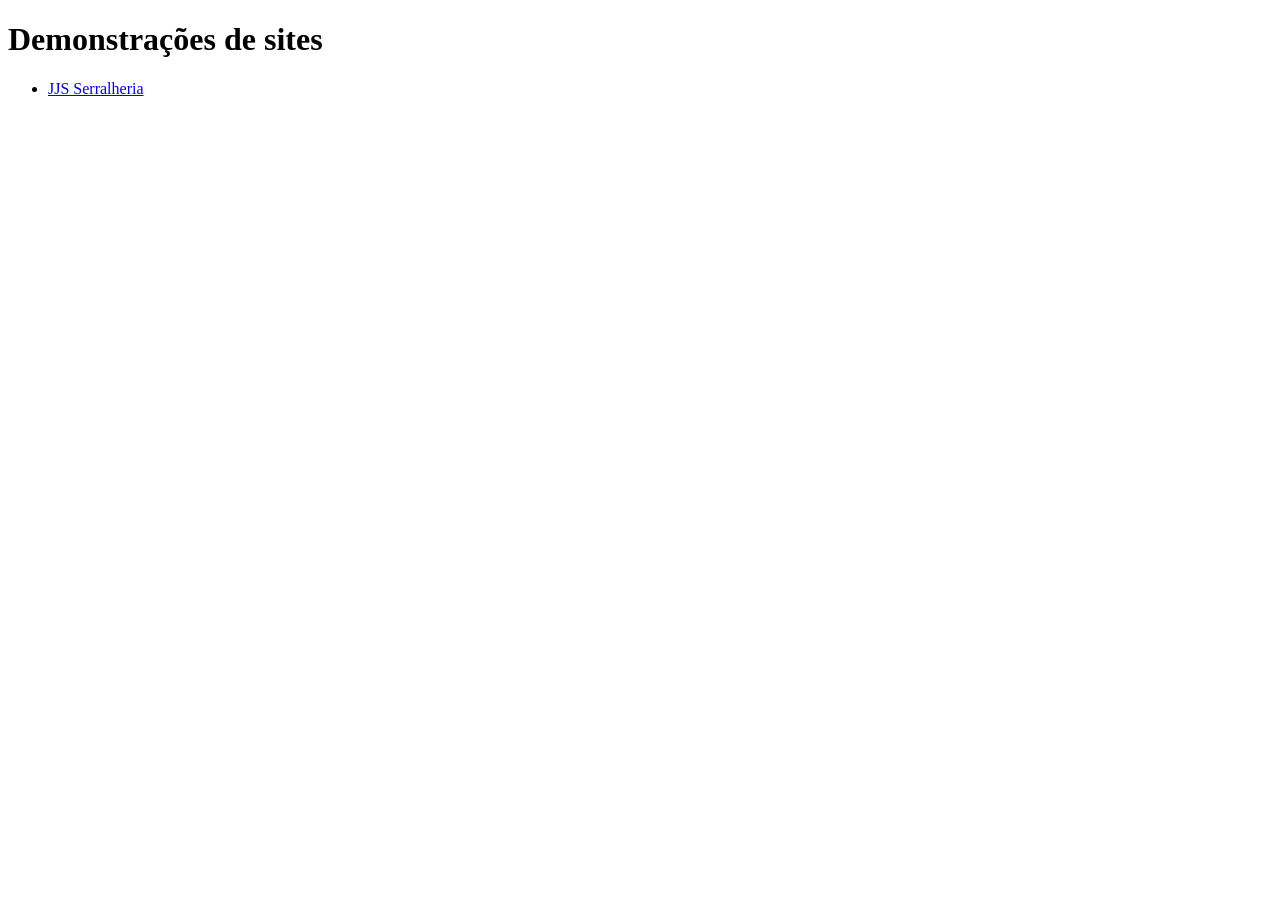
<file: index.html>
<!doctype html>
<html lang="pt-BR">
<meta charset="utf-8">
<meta name="viewport" content="width=device-width, initial-scale=1">
<title>Demonstrações de sites</title>
<main><h1>Demonstrações de sites</h1><ul><li><a href="./jjs/">JJS Serralheria</a></li></ul></main>
</html>
</file>
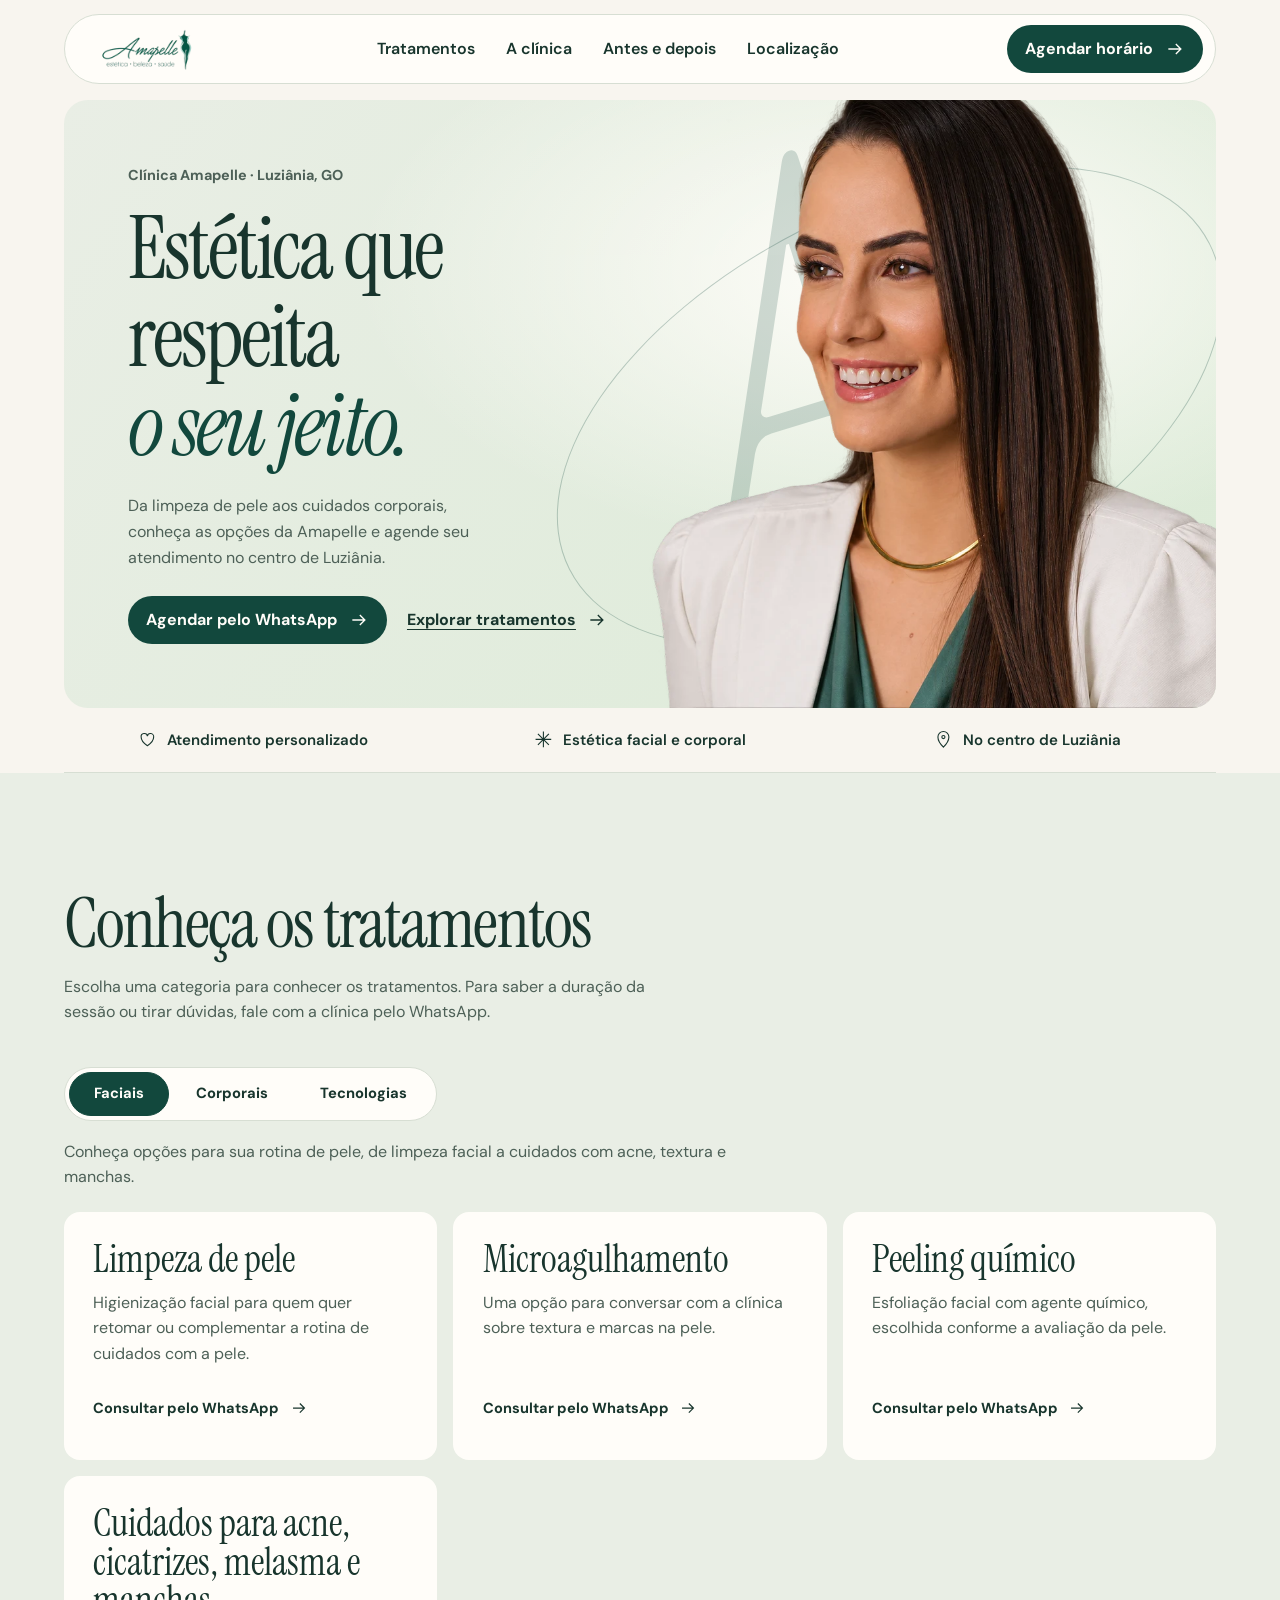
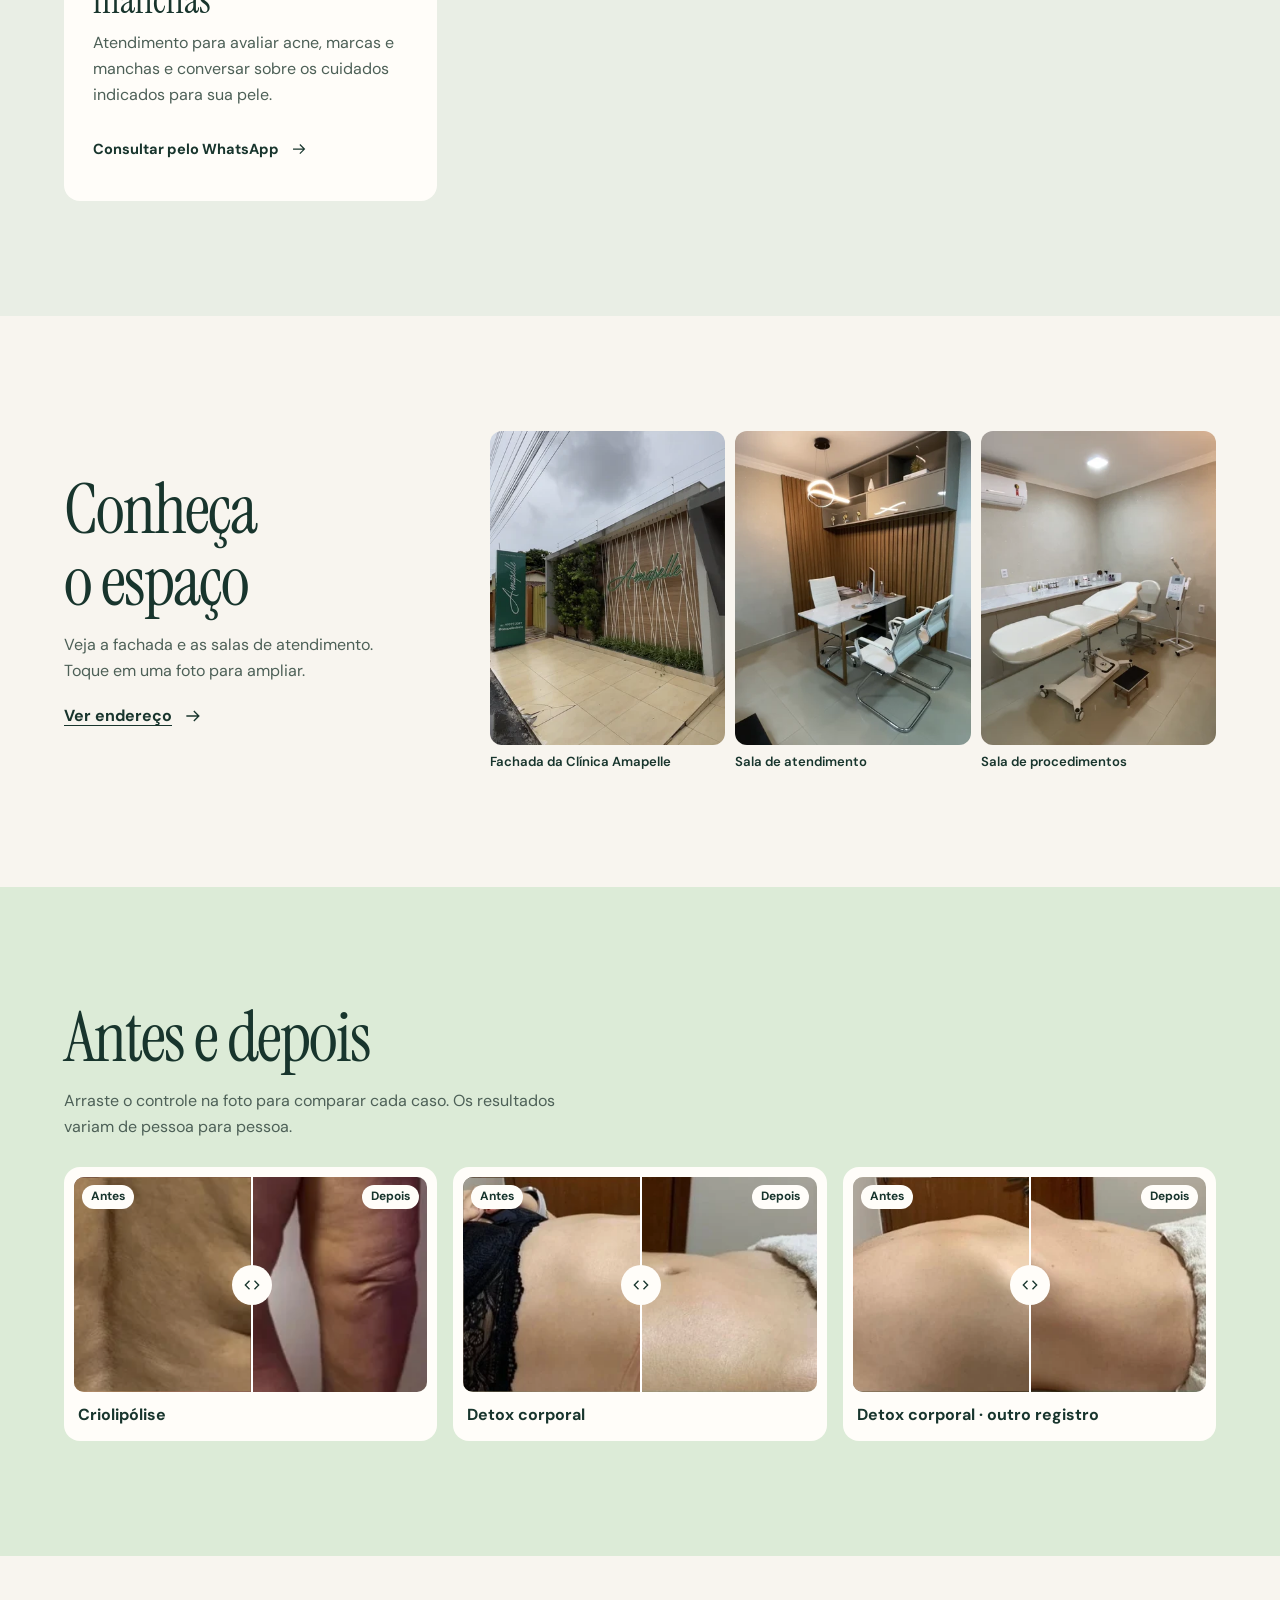
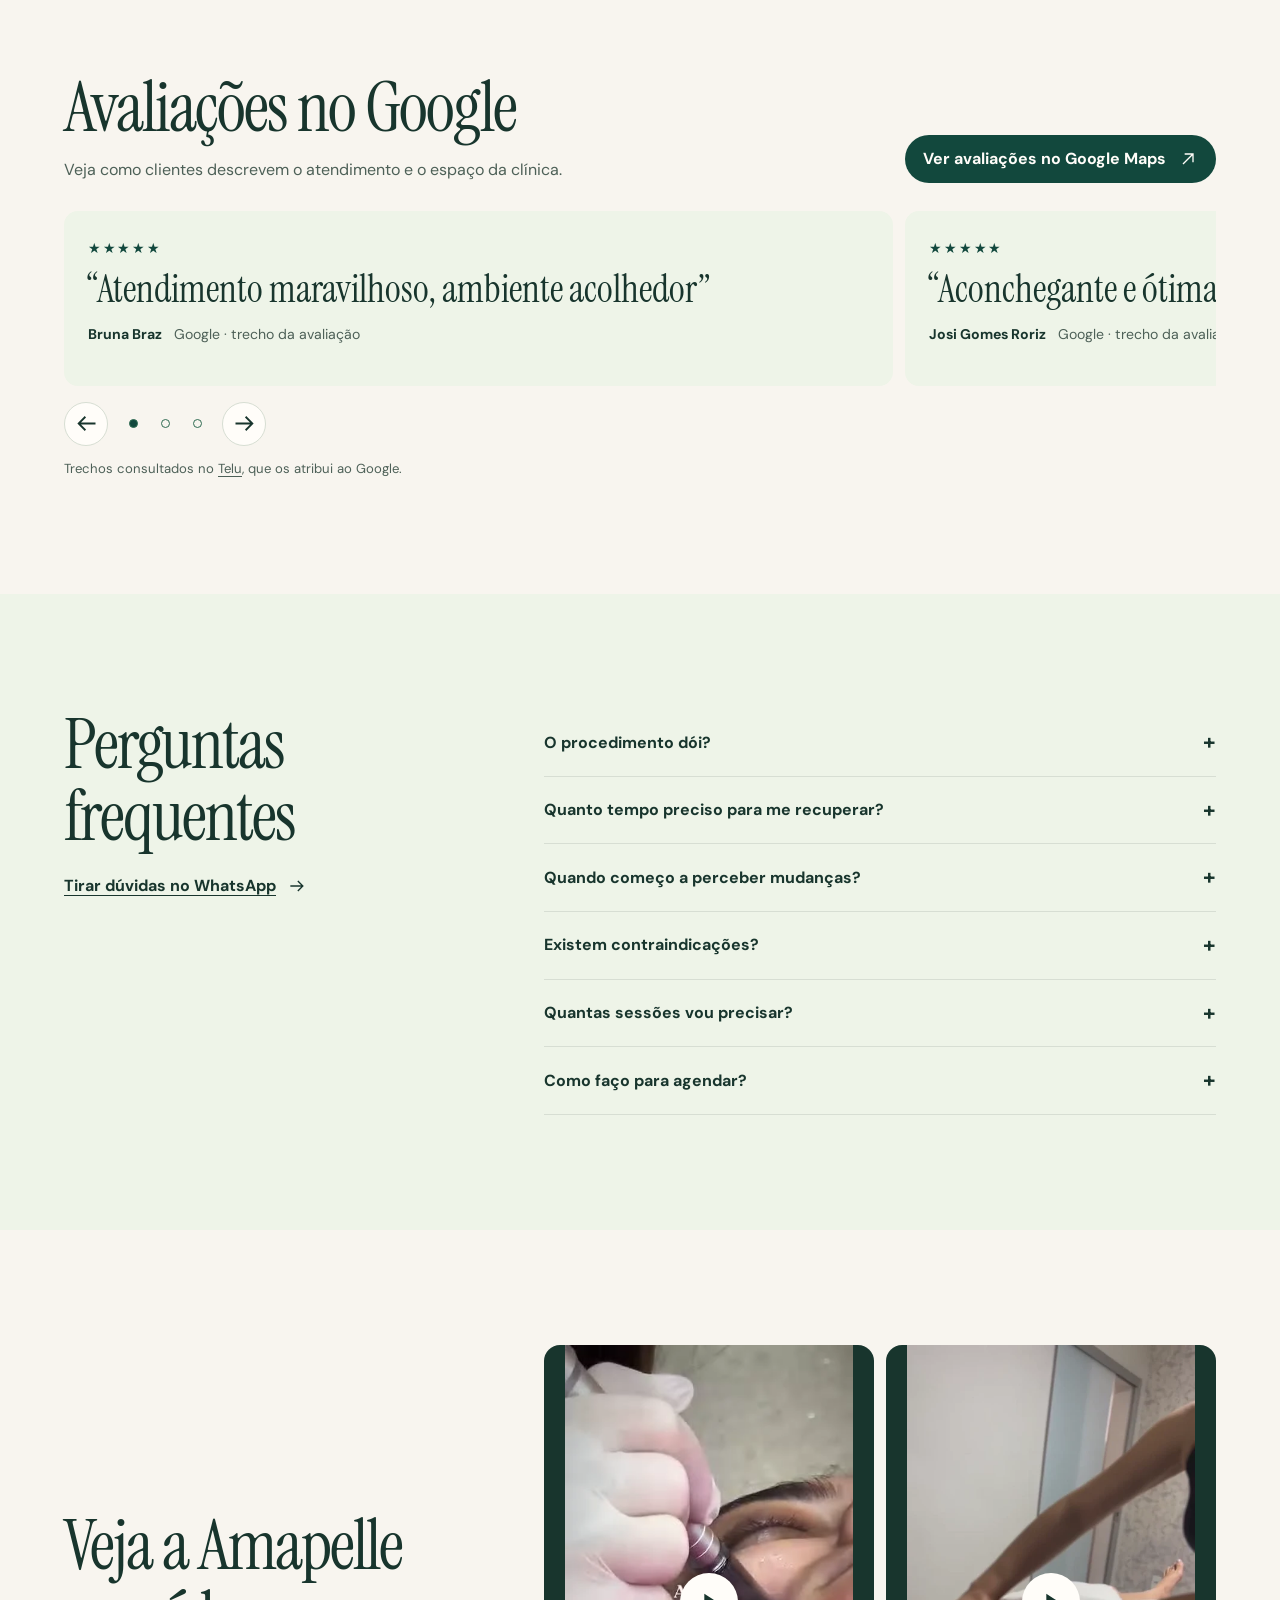
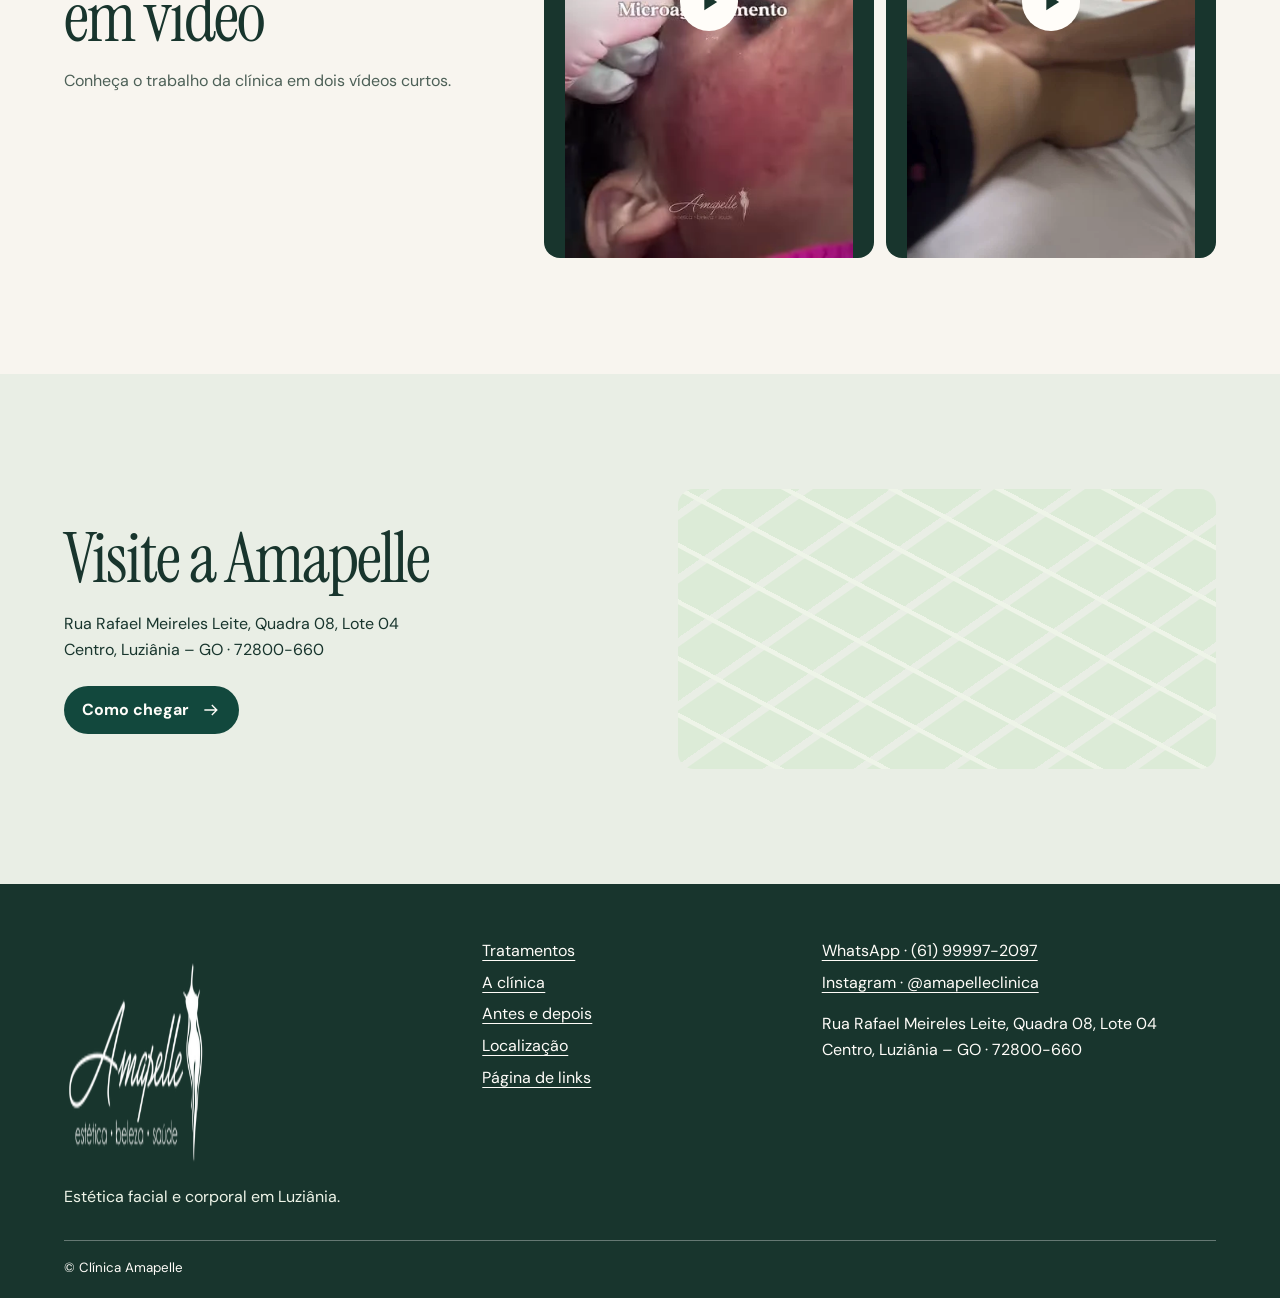
<file: amapelle/index.html>
<!doctype html>
<html lang="pt-BR">
<head>
<meta charset="utf-8">
<meta name="viewport" content="width=device-width,initial-scale=1">
<meta name="robots" content="noindex, nofollow">
<meta name="description" content="Conheça a Clínica Amapelle, seus tratamentos faciais e corporais e agende em Luziânia, GO.">
<meta property="og:type" content="website">
<meta property="og:title" content="Clínica Amapelle | Estética em Luziânia">
<meta property="og:description" content="Estética facial e corporal em Luziânia.">
<meta property="og:url" content="https://opgmoraes.github.io/demos/amapelle/">
<meta property="og:image" content="https://opgmoraes.github.io/demos/amapelle/midia/logo-480.webp">
<link rel="canonical" href="https://opgmoraes.github.io/demos/amapelle/">
<link rel="icon" href="midia/logo-240.webp" type="image/webp">
<link rel="preconnect" href="https://fonts.googleapis.com">
<link rel="preconnect" href="https://fonts.gstatic.com" crossorigin>
<link rel="stylesheet" href="https://fonts.googleapis.com/css2?family=DM+Sans:wght@400;500;600;700&amp;family=Instrument+Serif:ital@0;1&amp;display=swap">
<link rel="stylesheet" href="style.css?v=demonstracao">
<script defer src="site.js?v=demonstracao"></script>
<title>Clínica Amapelle | Estética em Luziânia</title>
</head>
<body id="inicio">
<a class="skip" href="#conteudo">Pular para o conteúdo</a>
<header class="header"><div class="nav-shell wrap">
<a class="brand" href="#inicio"><img src="midia/logo-480.webp" srcset="midia/logo-240.webp 240w, midia/logo-480.webp 480w" sizes="150px" width="480" height="240" alt="Clínica Amapelle" ></a><nav class="desktop-nav" aria-label="Navegação principal"><a href="#tratamentos">Tratamentos</a>
<a href="#espaco">A clínica</a>
<a href="#resultados">Antes e depois</a>
<a href="#localizacao">Localização</a><span class="nav-indicator" aria-hidden="true"></span></nav>
<div class="desktop-book"><a class="button" href="https://wa.me/5561999972097">Agendar horário<svg viewBox="0 0 24 24" fill="none" stroke="currentColor" stroke-width="1.6" aria-hidden="true"><path d="M4 12h15m-6-6 6 6-6 6"/></svg></a></div><button class="menu-toggle" type="button" aria-haspopup="dialog" aria-controls="menu">Menu <svg viewBox="0 0 24 24" stroke="currentColor" aria-hidden="true"><path d="M4 8h16M4 16h16"/></svg></button>
</div></header>
<dialog id="menu" class="drawer" aria-label="Menu principal"><button class="icon close-menu" aria-label="Fechar menu">×</button><nav><a href="#tratamentos">Tratamentos</a>
<a href="#espaco">A clínica</a>
<a href="#resultados">Antes e depois</a>
<a href="#localizacao">Localização</a></nav><a class="button" href="https://wa.me/5561999972097">Agendar horário<svg viewBox="0 0 24 24" fill="none" stroke="currentColor" stroke-width="1.6" aria-hidden="true"><path d="M4 12h15m-6-6 6 6-6 6"/></svg></a></dialog>
<main id="conteudo">
<section class="hero wrap" aria-labelledby="titulo"><div class="hero-copy"><p class="hero-location">Clínica Amapelle · Luziânia, GO</p><h1 id="titulo"><span><span>Estética que respeita</span></span><span><em>o seu jeito.</em></span></h1><p>Da limpeza de pele aos cuidados corporais, conheça as opções da Amapelle e agende seu atendimento no centro de Luziânia.</p><div class="actions"><a class="button" href="https://wa.me/5561999972097">Agendar pelo WhatsApp<svg viewBox="0 0 24 24" fill="none" stroke="currentColor" stroke-width="1.6" aria-hidden="true"><path d="M4 12h15m-6-6 6 6-6 6"/></svg></a><a class="text-link" href="#tratamentos">Explorar tratamentos<svg viewBox="0 0 24 24" fill="none" stroke="currentColor" stroke-width="1.6" aria-hidden="true"><path d="M4 12h15m-6-6 6 6-6 6"/></svg></a></div></div>
<div class="hero-art"><span aria-hidden="true">A</span><img src="midia/hero-1000.webp" srcset="midia/hero-480.webp 480w, midia/hero-1000.webp 1000w" sizes="(max-width: 700px) 92vw, 52vw" width="1000" height="1000" alt="Profissional da Amapelle" fetchpriority="high"></div></section>
<div class="wrap benefits" aria-label="Atendimento da clínica"><span><svg viewBox="0 0 24 24" fill="none" stroke="currentColor" stroke-width="1.4" aria-hidden="true"><path d="M12 20S4 15 4 9a4 4 0 0 1 8-1 4 4 0 0 1 8 1c0 6-8 11-8 11Z"/></svg>Atendimento personalizado</span><span><svg viewBox="0 0 24 24" fill="none" stroke="currentColor" stroke-width="1.4" aria-hidden="true"><path d="M12 2v20M2 12h20M5 5l14 14M19 5 5 19"/></svg>Estética facial e corporal</span><span><svg viewBox="0 0 24 24" fill="none" stroke="currentColor" stroke-width="1.4" aria-hidden="true"><path d="M12 22s7-7 7-13a7 7 0 1 0-14 0c0 6 7 13 7 13Zm2-13a2 2 0 1 1-4 0 2 2 0 0 1 4 0Z"/></svg>No centro de Luziânia</span></div>
<section class="section service-band" id="tratamentos"><div class="wrap"><div class="section-head reveal"><h2>Conheça os tratamentos</h2><p>Escolha uma categoria para conhecer os tratamentos. Para saber a duração da sessão ou tirar dúvidas, fale com a clínica pelo WhatsApp.</p></div><div class="filters" role="group" aria-label="Filtrar tratamentos" hidden><button type="button" data-filter="0" aria-controls="grupo-0" aria-pressed="true">Faciais</button><button type="button" data-filter="1" aria-controls="grupo-1" aria-pressed="false">Corporais</button><button type="button" data-filter="2" aria-controls="grupo-2" aria-pressed="false">Tecnologias</button></div><div class="service-grid" id="grupo-0" data-group="0"><h3 class="group-name">Faciais</h3><p class="group-intro">Conheça opções para sua rotina de pele, de limpeza facial a cuidados com acne, textura e manchas.</p><article class="treatment">
<h3>Limpeza de pele</h3>
<p>Higienização facial para quem quer retomar ou complementar a rotina de cuidados com a pele.</p>
<a class="text-link" href="https://wa.me/5561999972097?text=Ol%C3%A1!%20Gostaria%20de%20saber%20mais%20sobre%20Limpeza%20de%20pele%20na%20Cl%C3%ADnica%20Amapelle." aria-label="Consultar Limpeza de pele pelo WhatsApp">Consultar pelo WhatsApp<svg viewBox="0 0 24 24" fill="none" stroke="currentColor" stroke-width="1.6" aria-hidden="true"><path d="M4 12h15m-6-6 6 6-6 6"/></svg></a>
</article>
<article class="treatment">
<h3>Microagulhamento</h3>
<p>Uma opção para conversar com a clínica sobre textura e marcas na pele.</p>
<a class="text-link" href="https://wa.me/5561999972097?text=Ol%C3%A1!%20Gostaria%20de%20saber%20mais%20sobre%20Microagulhamento%20na%20Cl%C3%ADnica%20Amapelle." aria-label="Consultar Microagulhamento pelo WhatsApp">Consultar pelo WhatsApp<svg viewBox="0 0 24 24" fill="none" stroke="currentColor" stroke-width="1.6" aria-hidden="true"><path d="M4 12h15m-6-6 6 6-6 6"/></svg></a>
</article>
<article class="treatment">
<h3>Peeling químico</h3>
<p>Esfoliação facial com agente químico, escolhida conforme a avaliação da pele.</p>
<a class="text-link" href="https://wa.me/5561999972097?text=Ol%C3%A1!%20Gostaria%20de%20saber%20mais%20sobre%20Peeling%20qu%C3%ADmico%20na%20Cl%C3%ADnica%20Amapelle." aria-label="Consultar Peeling químico pelo WhatsApp">Consultar pelo WhatsApp<svg viewBox="0 0 24 24" fill="none" stroke="currentColor" stroke-width="1.6" aria-hidden="true"><path d="M4 12h15m-6-6 6 6-6 6"/></svg></a>
</article>
<article class="treatment">
<h3>Cuidados para acne, cicatrizes, melasma e manchas</h3>
<p>Atendimento para avaliar acne, marcas e manchas e conversar sobre os cuidados indicados para sua pele.</p>
<a class="text-link" href="https://wa.me/5561999972097?text=Ol%C3%A1!%20Gostaria%20de%20saber%20mais%20sobre%20Cuidados%20para%20acne%2C%20cicatrizes%2C%20melasma%20e%20manchas%20na%20Cl%C3%ADnica%20Amapelle." aria-label="Consultar Cuidados para acne, cicatrizes, melasma e manchas pelo WhatsApp">Consultar pelo WhatsApp<svg viewBox="0 0 24 24" fill="none" stroke="currentColor" stroke-width="1.6" aria-hidden="true"><path d="M4 12h15m-6-6 6 6-6 6"/></svg></a>
</article>
</div>
<div class="service-grid" id="grupo-1" data-group="1"><h3 class="group-name">Corporais</h3><p class="group-intro">Explore massagens, depilação a laser e protocolos corporais. A clínica orienta a escolha conforme seu objetivo.</p><article class="treatment">
<h3>Gordura localizada, celulite e pós-parto</h3>
<p>Protocolos escolhidos após avaliação para quem busca cuidados com o contorno corporal, a celulite ou o pós-parto.</p>
<a class="text-link" href="https://wa.me/5561999972097?text=Ol%C3%A1!%20Gostaria%20de%20saber%20mais%20sobre%20Gordura%20localizada%2C%20celulite%20e%20p%C3%B3s-parto%20na%20Cl%C3%ADnica%20Amapelle." aria-label="Consultar Gordura localizada, celulite e pós-parto pelo WhatsApp">Consultar pelo WhatsApp<svg viewBox="0 0 24 24" fill="none" stroke="currentColor" stroke-width="1.6" aria-hidden="true"><path d="M4 12h15m-6-6 6 6-6 6"/></svg></a>
</article>
<article class="treatment">
<h3>Drenagem linfática</h3>
<p>Massagem com movimentos suaves. Consulte a clínica para saber quando a técnica é indicada.</p>
<a class="text-link" href="https://wa.me/5561999972097?text=Ol%C3%A1!%20Gostaria%20de%20saber%20mais%20sobre%20Drenagem%20linf%C3%A1tica%20na%20Cl%C3%ADnica%20Amapelle." aria-label="Consultar Drenagem linfática pelo WhatsApp">Consultar pelo WhatsApp<svg viewBox="0 0 24 24" fill="none" stroke="currentColor" stroke-width="1.6" aria-hidden="true"><path d="M4 12h15m-6-6 6 6-6 6"/></svg></a>
</article>
<article class="treatment">
<h3>Massagem relaxante</h3>
<p>Uma sessão para desacelerar e dedicar um tempo ao relaxamento.</p>
<a class="text-link" href="https://wa.me/5561999972097?text=Ol%C3%A1!%20Gostaria%20de%20saber%20mais%20sobre%20Massagem%20relaxante%20na%20Cl%C3%ADnica%20Amapelle." aria-label="Consultar Massagem relaxante pelo WhatsApp">Consultar pelo WhatsApp<svg viewBox="0 0 24 24" fill="none" stroke="currentColor" stroke-width="1.6" aria-hidden="true"><path d="M4 12h15m-6-6 6 6-6 6"/></svg></a>
</article>
<article class="treatment">
<h3>Depilação a laser</h3>
<p>Converse com a clínica sobre as áreas que você quer tratar e como funciona o atendimento.</p>
<a class="text-link" href="https://wa.me/5561999972097?text=Ol%C3%A1!%20Gostaria%20de%20saber%20mais%20sobre%20Depila%C3%A7%C3%A3o%20a%20laser%20na%20Cl%C3%ADnica%20Amapelle." aria-label="Consultar Depilação a laser pelo WhatsApp">Consultar pelo WhatsApp<svg viewBox="0 0 24 24" fill="none" stroke="currentColor" stroke-width="1.6" aria-hidden="true"><path d="M4 12h15m-6-6 6 6-6 6"/></svg></a>
</article></div>
<div class="service-grid" id="grupo-2" data-group="2"><h3 class="group-name">Tecnologias</h3><p class="group-intro">Veja quais tecnologias a Amapelle utiliza e converse com a clínica sobre como elas entram no seu plano de cuidado.</p><article class="treatment">
<h3>Criolipólise</h3>
<p>Tecnologia que usa resfriamento controlado em áreas avaliadas pela clínica.</p>
<a class="text-link" href="https://wa.me/5561999972097?text=Ol%C3%A1!%20Gostaria%20de%20saber%20mais%20sobre%20Criolip%C3%B3lise%20na%20Cl%C3%ADnica%20Amapelle." aria-label="Consultar Criolipólise pelo WhatsApp">Consultar pelo WhatsApp<svg viewBox="0 0 24 24" fill="none" stroke="currentColor" stroke-width="1.6" aria-hidden="true"><path d="M4 12h15m-6-6 6 6-6 6"/></svg></a>
</article>
<article class="treatment">
<h3>Radiofrequência</h3>
<p>Aplicação de energia de radiofrequência em protocolos de cuidado com a pele.</p>
<a class="text-link" href="https://wa.me/5561999972097?text=Ol%C3%A1!%20Gostaria%20de%20saber%20mais%20sobre%20Radiofrequ%C3%AAncia%20na%20Cl%C3%ADnica%20Amapelle." aria-label="Consultar Radiofrequência pelo WhatsApp">Consultar pelo WhatsApp<svg viewBox="0 0 24 24" fill="none" stroke="currentColor" stroke-width="1.6" aria-hidden="true"><path d="M4 12h15m-6-6 6 6-6 6"/></svg></a>
</article>
<article class="treatment">
<h3>Ultrassom</h3>
<p>Tecnologia com ondas ultrassônicas usada em protocolos corporais.</p>
<a class="text-link" href="https://wa.me/5561999972097?text=Ol%C3%A1!%20Gostaria%20de%20saber%20mais%20sobre%20Ultrassom%20na%20Cl%C3%ADnica%20Amapelle." aria-label="Consultar Ultrassom pelo WhatsApp">Consultar pelo WhatsApp<svg viewBox="0 0 24 24" fill="none" stroke="currentColor" stroke-width="1.6" aria-hidden="true"><path d="M4 12h15m-6-6 6 6-6 6"/></svg></a>
</article>
<article class="treatment">
<h3>Carboxiterapia</h3>
<p>Converse com a clínica para entender como a técnica pode ser usada em protocolos corporais.</p>
<a class="text-link" href="https://wa.me/5561999972097?text=Ol%C3%A1!%20Gostaria%20de%20saber%20mais%20sobre%20Carboxiterapia%20na%20Cl%C3%ADnica%20Amapelle." aria-label="Consultar Carboxiterapia pelo WhatsApp">Consultar pelo WhatsApp<svg viewBox="0 0 24 24" fill="none" stroke="currentColor" stroke-width="1.6" aria-hidden="true"><path d="M4 12h15m-6-6 6 6-6 6"/></svg></a>
</article>
<article class="treatment">
<h3>Ultracavitação</h3>
<p>Opção para avaliar com a clínica em cuidados voltados à gordura localizada.</p>
<a class="text-link" href="https://wa.me/5561999972097?text=Ol%C3%A1!%20Gostaria%20de%20saber%20mais%20sobre%20Ultracavita%C3%A7%C3%A3o%20na%20Cl%C3%ADnica%20Amapelle." aria-label="Consultar Ultracavitação pelo WhatsApp">Consultar pelo WhatsApp<svg viewBox="0 0 24 24" fill="none" stroke="currentColor" stroke-width="1.6" aria-hidden="true"><path d="M4 12h15m-6-6 6 6-6 6"/></svg></a>
</article>
<article class="treatment">
<h3>Eletroestimulação</h3>
<p>Aplicação de estímulos elétricos em protocolos corporais, conforme avaliação.</p>
<a class="text-link" href="https://wa.me/5561999972097?text=Ol%C3%A1!%20Gostaria%20de%20saber%20mais%20sobre%20Eletroestimula%C3%A7%C3%A3o%20na%20Cl%C3%ADnica%20Amapelle." aria-label="Consultar Eletroestimulação pelo WhatsApp">Consultar pelo WhatsApp<svg viewBox="0 0 24 24" fill="none" stroke="currentColor" stroke-width="1.6" aria-hidden="true"><path d="M4 12h15m-6-6 6 6-6 6"/></svg></a>
</article></div></div></section>
<section class="wrap section space-layout" id="espaco"><div class="reveal"><h2>Conheça o espaço</h2><p>Veja a fachada e as salas de atendimento. Toque em uma foto para ampliar.</p><a class="text-link" href="#localizacao">Ver endereço<svg viewBox="0 0 24 24" fill="none" stroke="currentColor" stroke-width="1.6" aria-hidden="true"><path d="M4 12h15m-6-6 6 6-6 6"/></svg></a></div><div class="gallery"><a class="gallery-item reveal" style="--delay:0ms" href="midia/fachada-720.webp" data-gallery><img src="midia/fachada-720.webp" srcset="midia/fachada-360.webp 360w, midia/fachada-720.webp 720w" sizes="(max-width: 600px) 30vw, 25vw" width="720" height="1259" alt="Fachada da Clínica Amapelle" loading="lazy"><span>Fachada da Clínica Amapelle</span></a>
<a class="gallery-item reveal" style="--delay:85ms" href="midia/atendimento-720.webp" data-gallery><img src="midia/atendimento-720.webp" srcset="midia/atendimento-360.webp 360w, midia/atendimento-720.webp 720w" sizes="(max-width: 600px) 30vw, 25vw" width="720" height="1277" alt="Sala de atendimento" loading="lazy"><span>Sala de atendimento</span></a>
<a class="gallery-item reveal" style="--delay:170ms" href="midia/procedimentos-720.webp" data-gallery><img src="midia/procedimentos-720.webp" srcset="midia/procedimentos-360.webp 360w, midia/procedimentos-720.webp 720w" sizes="(max-width: 600px) 30vw, 25vw" width="720" height="1264" alt="Sala de procedimentos" loading="lazy"><span>Sala de procedimentos</span></a></div></section>
<dialog class="lightbox" aria-label="Fotos da Clínica Amapelle"><button class="icon light-close" aria-label="Fechar galeria">×</button><button class="icon previous" aria-label="Foto anterior"><svg viewBox="0 0 24 24" fill="none" stroke="currentColor" stroke-width="1.6" aria-hidden="true"><path d="M4 12h15m-6-6 6 6-6 6"/></svg></button><figure><img alt=""><figcaption></figcaption></figure><button class="icon next" aria-label="Próxima foto"><svg viewBox="0 0 24 24" fill="none" stroke="currentColor" stroke-width="1.6" aria-hidden="true"><path d="M4 12h15m-6-6 6 6-6 6"/></svg></button></dialog>
<section class="section results" id="resultados"><div class="wrap"><div class="section-head reveal"><h2>Antes e depois</h2><p>Arraste o controle na foto para comparar cada caso. Os resultados variam de pessoa para pessoa.</p></div><div class="cases" tabindex="0" role="region" aria-label="Casos de antes e depois"><figure class="case"><div class="compare">
<img src="midia/crio-depois-293.webp" srcset="midia/crio-depois-220.webp 220w, midia/crio-depois-293.webp 293w" sizes="(max-width: 600px) 74vw, 30vw" width="293" height="278" alt="Depois de Criolipólise" loading="lazy">
<img src="midia/crio-antes-293.webp" srcset="midia/crio-antes-220.webp 220w, midia/crio-antes-293.webp 293w" sizes="(max-width: 600px) 74vw, 30vw" width="293" height="278" alt="Antes de Criolipólise" loading="lazy" class="before">
<span class="before-label">Antes</span><span class="after-label">Depois</span><span class="compare-line" aria-hidden="true"><span><svg viewBox="0 0 24 24" fill="none" stroke="currentColor" stroke-width="1.6"><path d="m9 7-5 5 5 5m6-10 5 5-5 5"/></svg></span></span>
<input type="range" min="0" max="100" value="50" aria-label="Comparar antes e depois de Criolipólise"></div><figcaption><strong>Criolipólise</strong></figcaption></figure>
<figure class="case"><div class="compare">
<img src="midia/detox-depois-440.webp" srcset="midia/detox-depois-220.webp 220w, midia/detox-depois-440.webp 440w" sizes="(max-width: 600px) 74vw, 30vw" width="440" height="262" alt="Depois de Detox corporal" loading="lazy">
<img src="midia/detox-antes-440.webp" srcset="midia/detox-antes-220.webp 220w, midia/detox-antes-440.webp 440w" sizes="(max-width: 600px) 74vw, 30vw" width="440" height="262" alt="Antes de Detox corporal" loading="lazy" class="before">
<span class="before-label">Antes</span><span class="after-label">Depois</span><span class="compare-line" aria-hidden="true"><span><svg viewBox="0 0 24 24" fill="none" stroke="currentColor" stroke-width="1.6"><path d="m9 7-5 5 5 5m6-10 5 5-5 5"/></svg></span></span>
<input type="range" min="0" max="100" value="50" aria-label="Comparar antes e depois de Detox corporal"></div><figcaption><strong>Detox corporal</strong></figcaption></figure>
<figure class="case"><div class="compare">
<img src="midia/detox2-depois-440.webp" srcset="midia/detox2-depois-220.webp 220w, midia/detox2-depois-440.webp 440w" sizes="(max-width: 600px) 74vw, 30vw" width="440" height="262" alt="Depois de Detox corporal · outro registro" loading="lazy">
<img src="midia/detox2-antes-440.webp" srcset="midia/detox2-antes-220.webp 220w, midia/detox2-antes-440.webp 440w" sizes="(max-width: 600px) 74vw, 30vw" width="440" height="262" alt="Antes de Detox corporal · outro registro" loading="lazy" class="before">
<span class="before-label">Antes</span><span class="after-label">Depois</span><span class="compare-line" aria-hidden="true"><span><svg viewBox="0 0 24 24" fill="none" stroke="currentColor" stroke-width="1.6"><path d="m9 7-5 5 5 5m6-10 5 5-5 5"/></svg></span></span>
<input type="range" min="0" max="100" value="50" aria-label="Comparar antes e depois de Detox corporal · outro registro"></div><figcaption><strong>Detox corporal · outro registro</strong></figcaption></figure></div></div></section>
<section class="section wrap testimonial-section" id="avaliacoes">
  <div class="section-head reveal review-head">
    <div>
      <h2>Avaliações no Google</h2>
      <p>Veja como clientes descrevem o atendimento e o espaço da clínica.</p>
    </div>
    <a class="button" href="https://www.google.com/maps?cid=1333742475266128126" target="_blank" rel="noopener">Ver avaliações no Google Maps <svg viewBox="0 0 24 24" fill="none" stroke="currentColor" stroke-width="1.6" aria-hidden="true"><path d="M6 18 18 6M8 6h10v10"/></svg></a>
  </div>
  <div class="testimonials" aria-label="Carrossel de avaliações do Google" role="region">
    <div class="quotes" tabindex="0" aria-label="Trechos de avaliações">
      <blockquote><span class="review-stars" aria-label="5 de 5 estrelas">★★★★★</span><p>“Atendimento maravilhoso, ambiente acolhedor”</p><footer><strong>Bruna Braz</strong><span>Google · trecho da avaliação</span></footer></blockquote>
      <blockquote><span class="review-stars" aria-label="5 de 5 estrelas">★★★★★</span><p>“Aconchegante e ótimas profissionais.”</p><footer><strong>Josi Gomes Roriz</strong><span>Google · trecho da avaliação</span></footer></blockquote>
      <blockquote><span class="review-stars" aria-label="5 de 5 estrelas">★★★★★</span><p>“espaço aconchegante,profissionais capacitados e educados”</p><footer><strong>Kauan</strong><span>Google · trecho da avaliação</span></footer></blockquote>
    </div>
<div class="quote-controls"><button type="button" class="icon previous" aria-label="Depoimento anterior"><svg viewBox="0 0 24 24" fill="none" stroke="currentColor" stroke-width="1.6" aria-hidden="true"><path d="M4 12h15m-6-6 6 6-6 6"/></svg></button><div class="dots" role="group" aria-label="Selecionar depoimento"><button type="button" aria-label="Ir ao depoimento 1" aria-current="true"></button><button type="button" aria-label="Ir ao depoimento 2" aria-current="false"></button><button type="button" aria-label="Ir ao depoimento 3" aria-current="false"></button></div><button type="button" class="icon next" aria-label="Próximo depoimento"><svg viewBox="0 0 24 24" fill="none" stroke="currentColor" stroke-width="1.6" aria-hidden="true"><path d="M4 12h15m-6-6 6 6-6 6"/></svg></button></div></div><p class="review-source">Trechos consultados no <a href="https://telu.app/ranking/br/clinica-estetica/spa/luziania/centro/clinica-amapelle-chijxz" target="_blank" rel="noopener">Telu</a>, que os atribui ao Google.</p></section>
<section class="section faq-band"><div class="wrap faq"><div class="reveal"><h2>Perguntas frequentes</h2><a class="text-link" href="https://wa.me/5561999972097">Tirar dúvidas no WhatsApp<svg viewBox="0 0 24 24" fill="none" stroke="currentColor" stroke-width="1.6" aria-hidden="true"><path d="M4 12h15m-6-6 6 6-6 6"/></svg></a></div><div><details><summary>O procedimento dói?<span aria-hidden="true"></span></summary><div class="answer"><p>A sensibilidade depende da pessoa, da área e do procedimento. Converse com a clínica sobre o que esperar na sua sessão.</p></div></details>
<details><summary>Quanto tempo preciso para me recuperar?<span aria-hidden="true"></span></summary><div class="answer"><p>O tempo e os cuidados variam conforme o procedimento. Confirme as orientações antes de organizar sua rotina.</p></div></details>
<details><summary>Quando começo a perceber mudanças?<span aria-hidden="true"></span></summary><div class="answer"><p>O prazo varia conforme o procedimento e a resposta individual. A clínica pode esclarecer o que observar no seu caso.</p></div></details>
<details><summary>Existem contraindicações?<span aria-hidden="true"></span></summary><div class="answer"><p>A indicação depende da sua avaliação. Informe à clínica sobre condições de saúde, medicamentos e procedimentos recentes.</p></div></details>
<details><summary>Quantas sessões vou precisar?<span aria-hidden="true"></span></summary><div class="answer"><p>A quantidade é definida conforme a avaliação e o plano de atendimento.</p></div></details>
<details><summary>Como faço para agendar?<span aria-hidden="true"></span></summary><div class="answer"><p>Abra o WhatsApp da clínica para consultar horários e tirar dúvidas.</p></div></details></div></div></section>
<section class="section wrap video-section"><div class="reveal"><h2>Veja a Amapelle em vídeo</h2><p>Conheça o trabalho da clínica em dois vídeos curtos.</p></div><div class="videos"><div class="video"><video playsinline muted preload="none" poster="midia/poster-1-360.webp" src="midia/clinica-1.mp4" aria-label="Vídeo da Clínica Amapelle, clipe 1" controls></video><button type="button" class="play" hidden aria-label="Reproduzir clipe 1"><svg viewBox="0 0 24 24" fill="currentColor" aria-hidden="true"><path d="M8 5v14l11-7z"/></svg></button></div><div class="video"><video playsinline muted preload="none" poster="midia/poster-2-480.webp" src="midia/clinica-2.mp4" aria-label="Vídeo da Clínica Amapelle, clipe 2" controls></video><button type="button" class="play" hidden aria-label="Reproduzir clipe 2"><svg viewBox="0 0 24 24" fill="currentColor" aria-hidden="true"><path d="M8 5v14l11-7z"/></svg></button></div></div></section>
<section class="section location-band" id="localizacao"><div class="wrap location"><div class="reveal"><h2>Visite a Amapelle</h2><address>Rua Rafael Meireles Leite, Quadra 08, Lote 04<br>Centro, Luziânia – GO · 72800-660</address><a class="button" href="https://www.google.com/maps/dir/?api=1&amp;destination=-16.2502596%2C-47.9504578">Como chegar<svg viewBox="0 0 24 24" fill="none" stroke="currentColor" stroke-width="1.6" aria-hidden="true"><path d="M4 12h15m-6-6 6 6-6 6"/></svg></a></div><div class="map"><iframe title="Mapa da Clínica Amapelle em Luziânia" src="https://maps.google.com/maps?q=-16.2502596,-47.9504578&amp;z=17&amp;output=embed" referrerpolicy="strict-origin-when-cross-origin" width="600" height="280"></iframe></div></div></section>
</main>
<footer class="site-footer"><div class="wrap footer-grid"><div><a href="#inicio"><img src="midia/logo-480.webp" srcset="midia/logo-240.webp 240w, midia/logo-480.webp 480w" sizes="150px" width="480" height="240" alt="Clínica Amapelle" ></a><p>Estética facial e corporal em Luziânia.</p></div><nav aria-label="Navegação do rodapé"><a href="#tratamentos">Tratamentos</a>
<a href="#espaco">A clínica</a>
<a href="#resultados">Antes e depois</a>
<a href="#localizacao">Localização</a><a href="bio.html">Página de links</a></nav><div><a href="https://wa.me/5561999972097">WhatsApp · (61) 99997-2097</a><a href="https://www.instagram.com/amapelleclinica/">Instagram · @amapelleclinica</a><address>Rua Rafael Meireles Leite, Quadra 08, Lote 04<br>Centro, Luziânia – GO · 72800-660</address></div></div><div class="wrap footer-end"><small>© Clínica Amapelle</small></div></footer>
<a href="https://wa.me/5561999972097" class="floating button" hidden aria-label="Agendar pelo WhatsApp"><svg viewBox="0 0 24 24" fill="none" stroke="currentColor" stroke-width="1.5" aria-hidden="true"><path d="M20 11a8 8 0 0 1-8 8H8l-4 2 1-5a8 8 0 1 1 15-5Z"/><path d="M9 8c0 4 3 6 6 6"/></svg>WhatsApp</a>
</body></html>
</file>
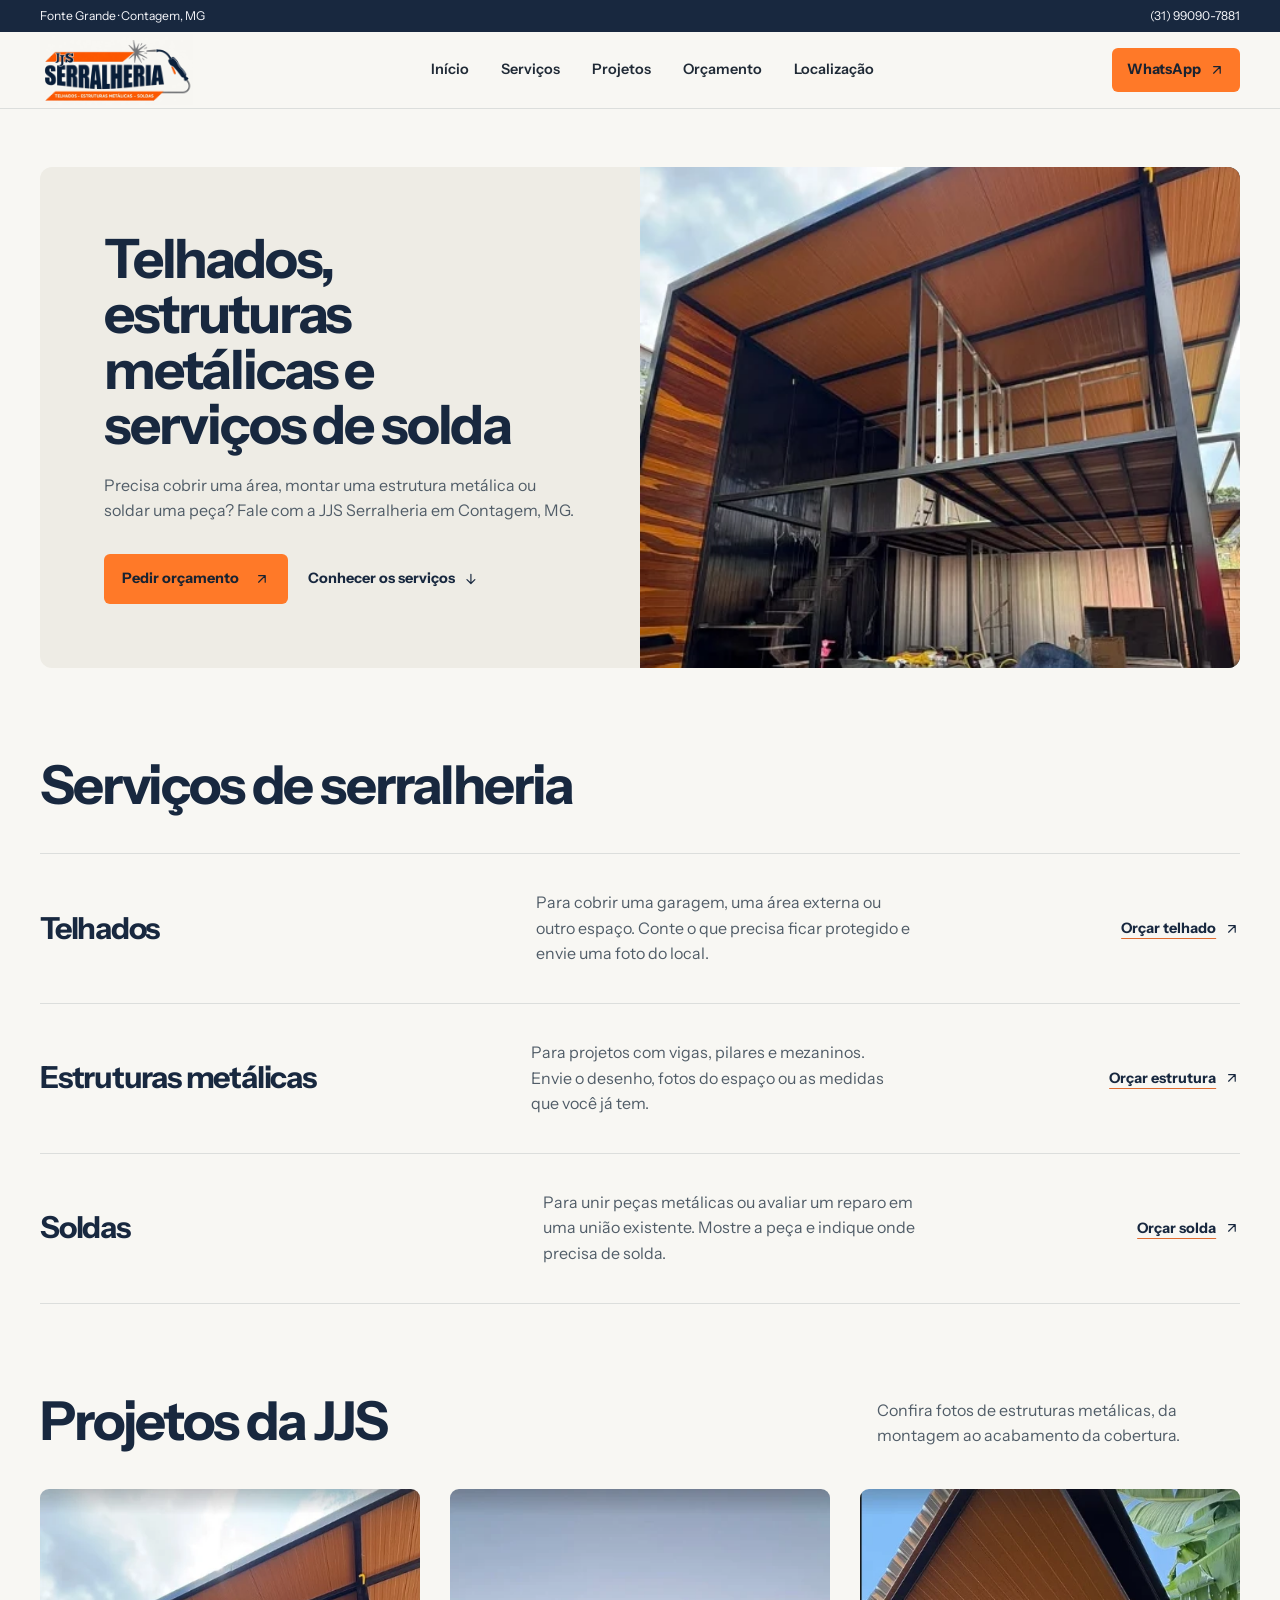
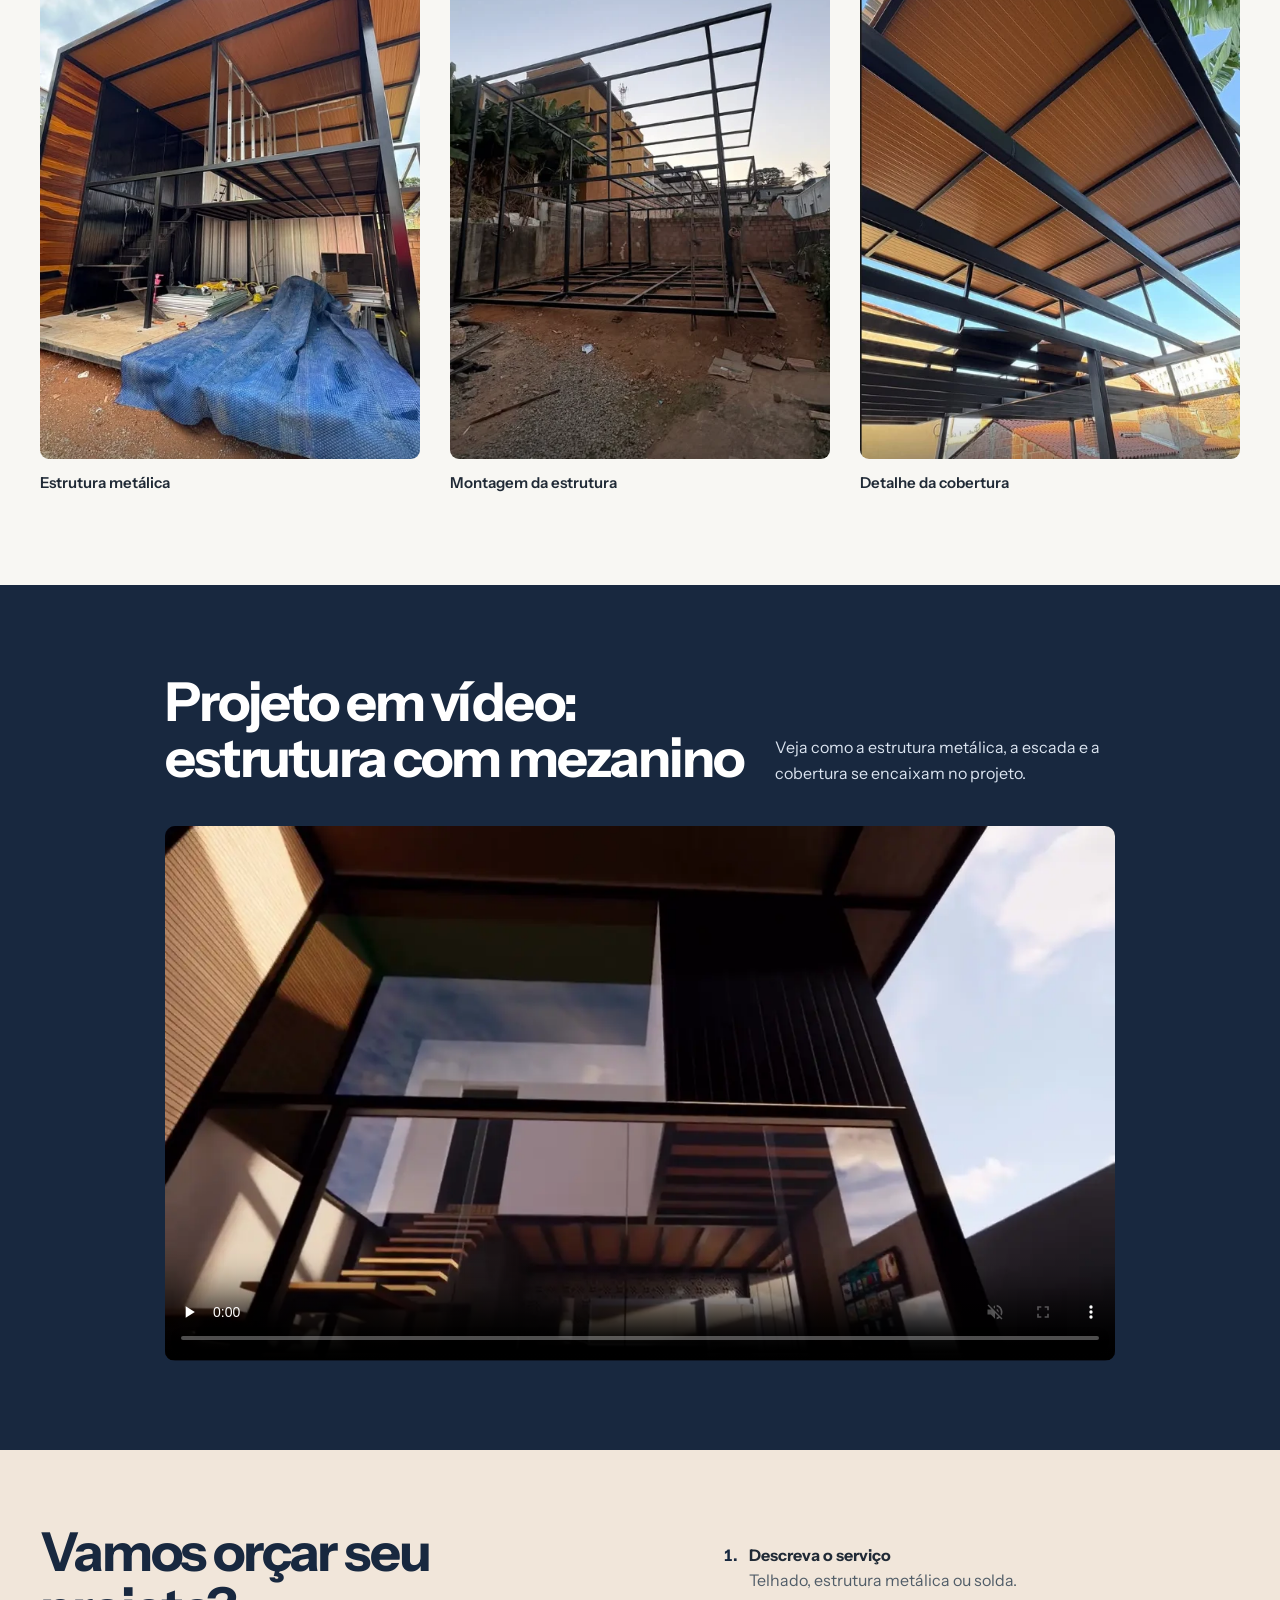
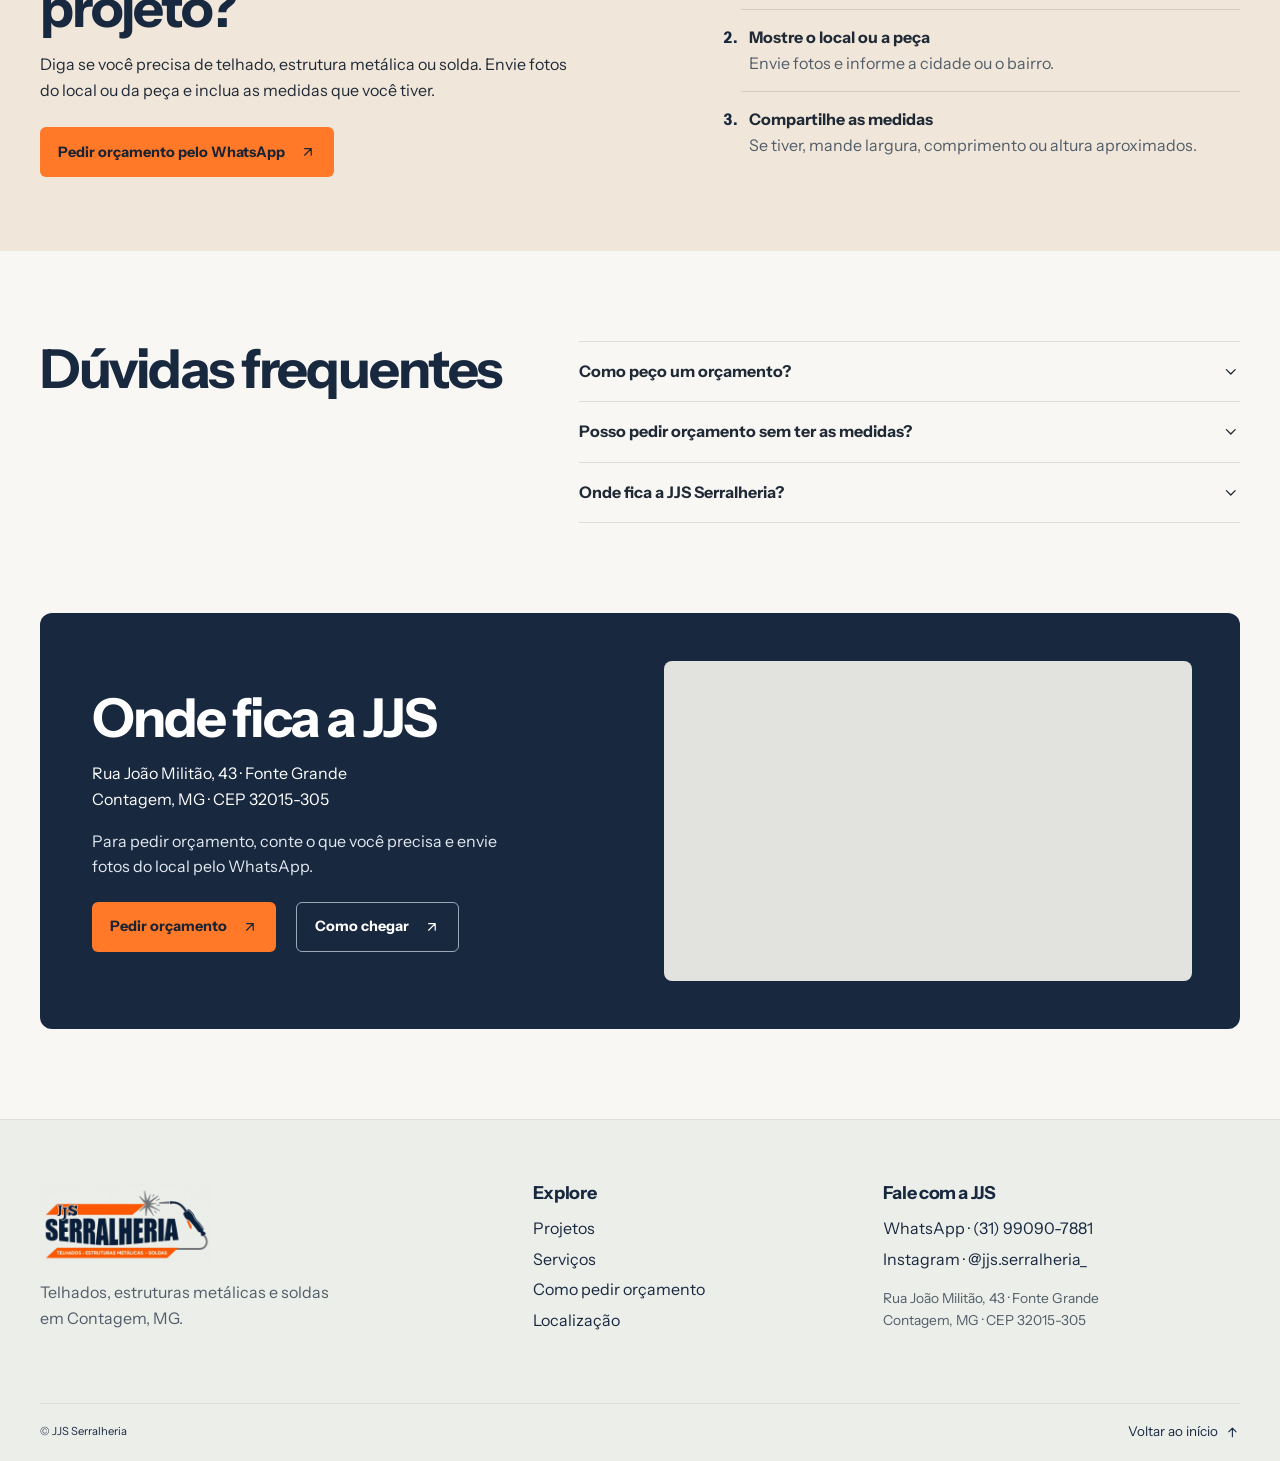
<file: jjs/index.html>
<!doctype html>
<html lang="pt-BR">
<head>
<meta charset="utf-8"><meta name="viewport" content="width=device-width, initial-scale=1">
<title>JJS Serralheria | Telhados, estruturas metálicas e soldas em Contagem</title>
<meta name="description" content="Conheça o trabalho da JJS Serralheria em Contagem, MG. Telhados, estruturas metálicas e soldas. Peça seu orçamento pelo WhatsApp.">
<link rel="preconnect" href="https://fonts.googleapis.com"><link rel="preconnect" href="https://fonts.gstatic.com" crossorigin>
<link href="https://fonts.googleapis.com/css2?family=Instrument+Sans:wght@400;500;600;700&display=swap" rel="stylesheet">
<link rel="stylesheet" href="site.css?v=respiro-abertura">
</head>
<body>
<a class="skip-link" href="#conteudo">Ir para o conteúdo</a><div class="topbar"><div class="shell topbar-inner"><a href="#localizacao">Fonte Grande · Contagem, MG</a><a data-wa href="https://wa.me/5531990907881" target="_blank" rel="noopener">(31) 99090-7881</a></div></div><div class="masthead"><header class="shell header"><a href="#inicio" aria-label="JJS Serralheria, início"><img class="logo" src="media/logo-transparente.webp" alt="JJS Serralheria" width="180" height="85"></a><button class="menu-toggle" type="button" aria-expanded="false" aria-controls="menu-principal" hidden><svg class="icon" viewBox="0 0 24 24" fill="none" stroke="currentColor" stroke-width="1.8" stroke-linecap="round" stroke-linejoin="round" aria-hidden="true" focusable="false"><path d="M4 6h16M4 12h16M4 18h16"/></svg>Menu</button><nav id="menu-principal" aria-label="Navegação principal"><a href="#inicio">Início</a><a href="#servicos">Serviços</a><a href="#projetos">Projetos</a><a href="#orcamento">Orçamento</a><a href="#localizacao">Localização</a></nav><a class="button small" data-wa target="_blank" rel="noopener" href="https://wa.me/5531990907881">WhatsApp <svg class="icon" viewBox="0 0 24 24" fill="none" stroke="currentColor" stroke-width="1.8" stroke-linecap="round" stroke-linejoin="round" aria-hidden="true" focusable="false"><path d="M7 17 17 7M7 7h10v10"/></svg></a></header></div>
<main id="conteudo">
<section id="inicio" class="hero shell" aria-labelledby="titulo">
<div class="hero-photo"><img src="media/estrutura.webp" alt="Estrutura metálica com escada, mezanino e cobertura amadeirada" width="487" height="735" fetchpriority="high"></div>
<div class="hero-copy"><h1 id="titulo">Telhados, estruturas metálicas e serviços de solda</h1><p>Precisa cobrir uma área, montar uma estrutura metálica ou soldar uma peça? Fale com a JJS Serralheria em Contagem, MG.</p><div class="actions"><a class="button" data-wa target="_blank" rel="noopener" href="https://wa.me/5531990907881">Pedir orçamento <svg class="icon" viewBox="0 0 24 24" fill="none" stroke="currentColor" stroke-width="1.8" stroke-linecap="round" stroke-linejoin="round" aria-hidden="true" focusable="false"><path d="M7 17 17 7M7 7h10v10"/></svg></a><a class="text-link" href="#servicos">Conhecer os serviços <svg class="icon" viewBox="0 0 24 24" fill="none" stroke="currentColor" stroke-width="1.8" stroke-linecap="round" stroke-linejoin="round" aria-hidden="true" focusable="false"><path d="M12 5v14m-6-6 6 6 6-6"/></svg></a></div></div>
</section>
<section class="shell section" id="servicos"><div class="section-head"><div><h2>Serviços de serralheria</h2></div></div><div class="services">
<article><h3>Telhados</h3><p>Para cobrir uma garagem, uma área externa ou outro espaço. Conte o que precisa ficar protegido e envie uma foto do local.</p><a class="text-link" data-wa="telhados" target="_blank" rel="noopener" href="https://wa.me/5531990907881">Orçar telhado <svg class="icon" viewBox="0 0 24 24" fill="none" stroke="currentColor" stroke-width="1.8" stroke-linecap="round" stroke-linejoin="round" aria-hidden="true" focusable="false"><path d="M7 17 17 7M7 7h10v10"/></svg></a></article>
<article><h3>Estruturas metálicas</h3><p>Para projetos com vigas, pilares e mezaninos. Envie o desenho, fotos do espaço ou as medidas que você já tem.</p><a class="text-link" data-wa="estruturas metálicas" target="_blank" rel="noopener" href="https://wa.me/5531990907881">Orçar estrutura <svg class="icon" viewBox="0 0 24 24" fill="none" stroke="currentColor" stroke-width="1.8" stroke-linecap="round" stroke-linejoin="round" aria-hidden="true" focusable="false"><path d="M7 17 17 7M7 7h10v10"/></svg></a></article>
<article><h3>Soldas</h3><p>Para unir peças metálicas ou avaliar um reparo em uma união existente. Mostre a peça e indique onde precisa de solda.</p><a class="text-link" data-wa="soldas" target="_blank" rel="noopener" href="https://wa.me/5531990907881">Orçar solda <svg class="icon" viewBox="0 0 24 24" fill="none" stroke="currentColor" stroke-width="1.8" stroke-linecap="round" stroke-linejoin="round" aria-hidden="true" focusable="false"><path d="M7 17 17 7M7 7h10v10"/></svg></a></article>
</div></section>
<section class="shell section projects" id="projetos"><div class="section-head"><div><h2>Projetos da JJS</h2></div><p>Confira fotos de estruturas metálicas, da montagem ao acabamento da cobertura.</p></div>
<div class="gallery">
<figure><a href="media/estrutura.webp" data-photo aria-label="Ampliar foto da estrutura metálica"><img loading="lazy" src="media/estrutura.webp" alt="Estrutura metálica com escada e cobertura" width="487" height="735"></a><figcaption>Estrutura metálica</figcaption></figure>
<figure><a href="media/montagem.webp" data-photo aria-label="Ampliar foto da montagem"><img loading="lazy" src="media/montagem.webp" alt="Perfis metálicos montados antes da instalação da cobertura" width="485" height="713"></a><figcaption>Montagem da estrutura</figcaption></figure>
<figure><a href="media/cobertura.webp" data-photo aria-label="Ampliar foto da cobertura"><img loading="lazy" src="media/cobertura.webp" alt="Detalhe da cobertura vista por baixo" width="486" height="730"></a><figcaption>Detalhe da cobertura</figcaption></figure>
</div></section>
<section class="feature"><div class="shell section"><div class="section-head"><div><h2>Projeto em vídeo: estrutura com mezanino</h2></div><p>Veja como a estrutura metálica, a escada e a cobertura se encaixam no projeto.</p></div><video controls muted playsinline preload="none" poster="media/video-capa.webp" aria-label="Apresentação do projeto em vídeo, sem áudio"><source src="media/projeto.mp4" type="video/mp4"></video></div></section>
<section class="quote" id="orcamento"><div class="shell quote-inner">
  <div><h2>Vamos orçar seu projeto?</h2><p>Diga se você precisa de telhado, estrutura metálica ou solda. Envie fotos do local ou da peça e inclua as medidas que você tiver.</p><a class="button" data-wa target="_blank" rel="noopener" href="https://wa.me/5531990907881">Pedir orçamento pelo WhatsApp <svg class="icon" viewBox="0 0 24 24" fill="none" stroke="currentColor" stroke-width="1.8" stroke-linecap="round" stroke-linejoin="round" aria-hidden="true" focusable="false"><path d="M7 17 17 7M7 7h10v10"/></svg></a></div>
  <ol class="quote-steps"><li><strong>Descreva o serviço</strong><span>Telhado, estrutura metálica ou solda.</span></li><li><strong>Mostre o local ou a peça</strong><span>Envie fotos e informe a cidade ou o bairro.</span></li><li><strong>Compartilhe as medidas</strong><span>Se tiver, mande largura, comprimento ou altura aproximados.</span></li></ol>
</div></section>
<section class="shell section faq" aria-labelledby="duvidas"><div><h2 id="duvidas">Dúvidas frequentes</h2></div><div>
  <details><summary>Como peço um orçamento?<svg class="icon" viewBox="0 0 24 24" fill="none" stroke="currentColor" stroke-width="1.8" stroke-linecap="round" stroke-linejoin="round" aria-hidden="true" focusable="false"><path d="m6 9 6 6 6-6"/></svg></summary><p>Abra o WhatsApp pelo botão da página e conte o que precisa. Você pode mandar fotos e medidas na própria conversa.</p></details>
  <details><summary>Posso pedir orçamento sem ter as medidas?<svg class="icon" viewBox="0 0 24 24" fill="none" stroke="currentColor" stroke-width="1.8" stroke-linecap="round" stroke-linejoin="round" aria-hidden="true" focusable="false"><path d="m6 9 6 6 6-6"/></svg></summary><p>Sim. Envie as fotos e descreva o serviço para iniciar a conversa com a JJS.</p></details>
  <details><summary>Onde fica a JJS Serralheria?<svg class="icon" viewBox="0 0 24 24" fill="none" stroke="currentColor" stroke-width="1.8" stroke-linecap="round" stroke-linejoin="round" aria-hidden="true" focusable="false"><path d="m6 9 6 6 6-6"/></svg></summary><p>Na Rua João Militão, 43, no bairro Fonte Grande, em Contagem. Use <a href="#localizacao">Como chegar</a> na seção de localização para abrir a rota.</p></details>
</div></section>
<section class="shell section location" id="localizacao"><div class="location-copy"><h2>Onde fica a JJS</h2><address>Rua João Militão, 43 · Fonte Grande<br>Contagem, MG · CEP 32015-305</address><p>Para pedir orçamento, conte o que você precisa e envie fotos do local pelo WhatsApp.</p><div class="actions"><a class="button" data-wa target="_blank" rel="noopener" href="https://wa.me/5531990907881">Pedir orçamento <svg class="icon" viewBox="0 0 24 24" fill="none" stroke="currentColor" stroke-width="1.8" stroke-linecap="round" stroke-linejoin="round" aria-hidden="true" focusable="false"><path d="M7 17 17 7M7 7h10v10"/></svg></a><a class="outline" data-directions target="_blank" rel="noopener" href="https://www.google.com/maps/dir/?api=1&amp;destination=Rua%20Jo%C3%A3o%20Milit%C3%A3o%2C%2043%2C%20Fonte%20Grande%2C%20Contagem%20-%20MG%2C%2032015-305%2C%20Brasil">Como chegar <svg class="icon" viewBox="0 0 24 24" fill="none" stroke="currentColor" stroke-width="1.8" stroke-linecap="round" stroke-linejoin="round" aria-hidden="true" focusable="false"><path d="M7 17 17 7M7 7h10v10"/></svg></a></div></div><iframe title="Mapa da JJS Serralheria em Contagem" loading="lazy" referrerpolicy="strict-origin-when-cross-origin" src="https://maps.google.com/maps?q=Rua%20Jo%C3%A3o%20Milit%C3%A3o%2C%2043%2C%20Fonte%20Grande%2C%20Contagem%20-%20MG%2C%2032015-305%2C%20Brasil&amp;t=m&amp;z=16&amp;output=embed"></iframe></section>
</main>
<footer class="site-footer"><div class="shell footer-main">
  <div class="footer-brand"><a href="#inicio" aria-label="JJS Serralheria, início"><img src="media/logo-transparente.webp" alt="JJS Serralheria" width="190" height="90" loading="lazy"></a><p>Telhados, estruturas metálicas e soldas em Contagem, MG.</p></div>
  <div><h2>Explore</h2><ul><li><a href="#projetos">Projetos</a></li><li><a href="#servicos">Serviços</a></li><li><a href="#orcamento">Como pedir orçamento</a></li><li><a href="#localizacao">Localização</a></li></ul></div>
  <div><h2>Fale com a JJS</h2><ul><li><a data-wa href="https://wa.me/5531990907881" target="_blank" rel="noopener">WhatsApp · (31) 99090-7881</a></li><li><a href="https://www.instagram.com/jjs.serralheria_/" target="_blank" rel="noopener">Instagram · @jjs.serralheria_</a></li></ul><address>Rua João Militão, 43 · Fonte Grande<br>Contagem, MG · CEP 32015-305</address></div>
</div><div class="shell footer-bottom"><small>© JJS Serralheria</small><a href="#inicio">Voltar ao início <svg class="icon" viewBox="0 0 24 24" fill="none" stroke="currentColor" stroke-width="1.8" stroke-linecap="round" stroke-linejoin="round" aria-hidden="true" focusable="false"><path d="M12 19V5m-6 6 6-6 6 6"/></svg></a></div></footer>
<dialog aria-label="Foto ampliada"><form method="dialog"><button aria-label="Fechar foto"><svg class="icon" viewBox="0 0 24 24" fill="none" stroke="currentColor" stroke-width="1.8" stroke-linecap="round" stroke-linejoin="round" aria-hidden="true" focusable="false"><path d="m6 6 12 12M18 6 6 18"/></svg></button></form><img alt=""></dialog>
<script src="site.js" defer></script>
</body>
</html>
</file>
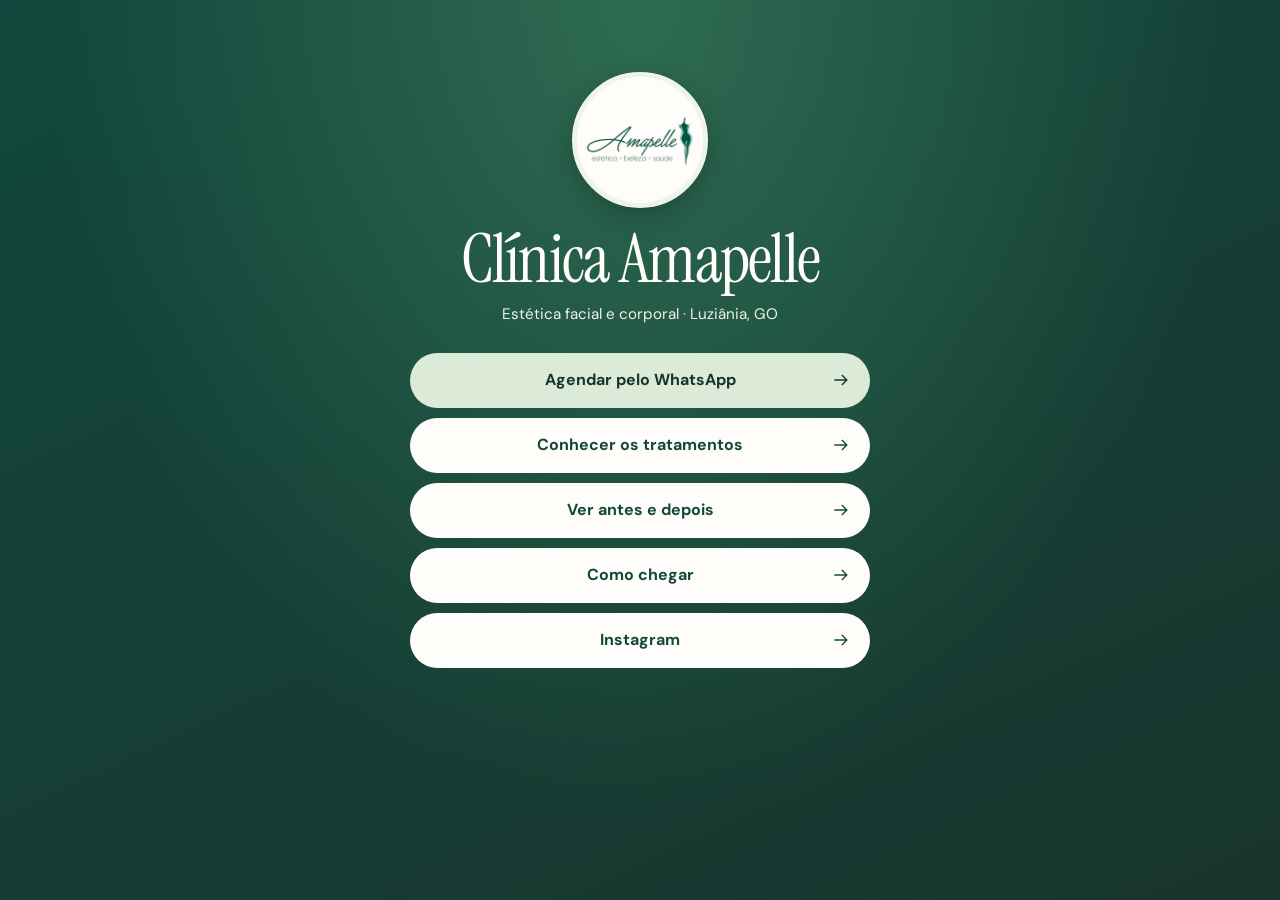
<file: amapelle/bio.html>
<!doctype html>
<html lang="pt-BR">
<head>
<meta charset="utf-8">
<meta name="viewport" content="width=device-width,initial-scale=1">
<meta name="robots" content="noindex, nofollow">
<meta name="description" content="Conheça a Clínica Amapelle, seus tratamentos faciais e corporais e agende em Luziânia, GO.">
<meta property="og:type" content="website">
<meta property="og:title" content="Clínica Amapelle | Links">
<meta property="og:description" content="Estética facial e corporal · Luziânia, GO.">
<meta property="og:url" content="https://opgmoraes.github.io/demos/amapelle/bio.html">
<meta property="og:image" content="https://opgmoraes.github.io/demos/amapelle/midia/logo-480.webp">
<link rel="canonical" href="https://opgmoraes.github.io/demos/amapelle/bio.html">
<link rel="icon" href="midia/logo-240.webp" type="image/webp">
<link rel="preconnect" href="https://fonts.googleapis.com">
<link rel="preconnect" href="https://fonts.gstatic.com" crossorigin>
<link rel="stylesheet" href="https://fonts.googleapis.com/css2?family=DM+Sans:wght@400;500;600;700&amp;family=Instrument+Serif:ital@0;1&amp;display=swap">
<link rel="stylesheet" href="style.css?v=tratamentos-mobile">
<script defer src="site.js"></script>
<title>Clínica Amapelle | Links</title>
</head>
<body class="bio"><main class="bio-panel"><header><div class="bio-logo"><img src="midia/logo-480.webp" srcset="midia/logo-240.webp 240w, midia/logo-480.webp 480w" sizes="150px" width="480" height="240" alt="" ></div><h1>Clínica Amapelle</h1><p>Estética facial e corporal · Luziânia, GO</p></header><nav aria-label="Links da Amapelle"><a href="https://wa.me/5561999972097" style="--delay:0ms">Agendar pelo WhatsApp<svg viewBox="0 0 24 24" fill="none" stroke="currentColor" stroke-width="1.6" aria-hidden="true"><path d="M4 12h15m-6-6 6 6-6 6"/></svg></a>
<a href="index.html#tratamentos" style="--delay:75ms">Conhecer os tratamentos<svg viewBox="0 0 24 24" fill="none" stroke="currentColor" stroke-width="1.6" aria-hidden="true"><path d="M4 12h15m-6-6 6 6-6 6"/></svg></a>
<a href="index.html#resultados" style="--delay:150ms">Ver antes e depois<svg viewBox="0 0 24 24" fill="none" stroke="currentColor" stroke-width="1.6" aria-hidden="true"><path d="M4 12h15m-6-6 6 6-6 6"/></svg></a>
<a href="https://www.google.com/maps/dir/?api=1&amp;destination=-16.2502596%2C-47.9504578" style="--delay:225ms">Como chegar<svg viewBox="0 0 24 24" fill="none" stroke="currentColor" stroke-width="1.6" aria-hidden="true"><path d="M4 12h15m-6-6 6 6-6 6"/></svg></a>
<a href="https://www.instagram.com/amapelleclinica/" style="--delay:300ms">Instagram<svg viewBox="0 0 24 24" fill="none" stroke="currentColor" stroke-width="1.6" aria-hidden="true"><path d="M4 12h15m-6-6 6 6-6 6"/></svg></a></nav></main></body></html>
</file>
<file: amapelle/style.css>
:root {
  --paper:#f8f5ef; --white:#fffdf9; --ink:#18352d; --green:#12483d;
  --muted:#4d6057; --line:#d7ded3; --focus:#2f6b52; --hover:#1e6051;
  --mist:#e9eee5; --sage:#dcebd7; --light:#eef4e8;
  --ease:cubic-bezier(.2,.8,.2,1); --serif:"Instrument Serif", Georgia, serif;
}
*,*::before,*::after {box-sizing:border-box}
[hidden] {display:none!important}
html {scroll-behavior:smooth;scroll-padding-top:110px}
body {margin:0;background:var(--paper);color:var(--ink);font:400 1rem/1.6 "DM Sans",Arial,sans-serif}
body:has(dialog[open]) {overflow:hidden}
::selection {background:var(--sage);color:var(--ink)}
:focus-visible {outline:3px solid var(--focus);outline-offset:4px}
a {color:inherit;text-underline-offset:.23em}
img,video {display:block;max-width:100%}
svg {width:1.25em;height:1.25em;flex:none}
button {font:inherit;color:inherit;cursor:pointer}
h1,h2,h3,p,figure,dl,dd,blockquote {margin:0}
h1,h2,h3 {font-family:var(--serif);font-weight:400;line-height:1.02;text-wrap:balance}
h2 {font-size:clamp(2.6rem,5.5vw,4.8rem);letter-spacing:-.028em}
h3 {font-size:1.8rem}
p {color:var(--muted)}
address {font-style:normal;margin-block:1rem 1.5rem}
.wrap {width:min(1320px,calc(100% - 2 * clamp(16px,5vw,76px)));margin-inline:auto}
.section {padding-block:clamp(64px,9vw,128px)}
.section-head {margin-bottom:28px}
.section-head p,.space-layout p,.video-section p {margin-top:14px;max-width:48ch}
.skip {position:fixed;z-index:20;top:6px;left:10px;padding:.65rem;background:var(--white);transform:translateY(-150%)}
.skip:focus {transform:none}
.button,.text-link {display:inline-flex;align-items:center;gap:.7em;font-weight:700;text-decoration:none}
.button {min-height:48px;padding:.7rem 1.15rem;border-radius:100px;background:var(--green);color:var(--white);transition:transform 250ms var(--ease)}
.button:hover {background:var(--hover);transform:translateY(-2px)}
.text-link {text-decoration:underline}
.button svg,.text-link svg {transition:transform 250ms var(--ease)}
.button:hover svg,.text-link:hover svg {transform:translateX(4px)}
.header {position:fixed;inset:0 0 auto;z-index:5;padding-block:14px;pointer-events:none}
.nav-shell {display:flex;align-items:center;justify-content:space-between;gap:16px;background:var(--white);padding:8px 12px 8px 20px;min-height:70px;border:1px solid var(--line);border-radius:100px;pointer-events:auto}
.header.scrolled .nav-shell {min-height:58px;background:#fffdf9ed;backdrop-filter:blur(12px)}
.header.scrolled {padding-block:6px}
.brand {flex:none}
.brand img {width:124px;height:48px;object-fit:contain}
.desktop-nav {display:flex;gap:clamp(12px,2.4vw,34px);position:relative;align-items:center}
.desktop-nav a,.drawer nav a {font-weight:600;text-decoration:none;padding-block:10px}
.nav-indicator {position:absolute;left:0;bottom:3px;width:1px;height:2px;background:var(--green);transform-origin:left;transform:translateX(var(--nav-x,0)) scaleX(var(--nav-w,0));transition:transform 250ms var(--ease)}
.menu-toggle {display:none;align-items:center;gap:6px;border:0;border-radius:100px;background:var(--mist);padding:8px 12px}
dialog {color:var(--ink);background:var(--white);border:0}
dialog::backdrop {background:#18352dbb}
.drawer {position:fixed;inset:0 0 0 auto;margin:0;width:min(370px,100%);max-height:none;height:100dvh;padding:24px}
.drawer[open] {animation:drawer-in 250ms var(--ease)}
@keyframes drawer-in {from {transform:translateX(100%);opacity:.4}}
.drawer nav {display:grid;margin:36px 0 20px}
.drawer nav a {border-bottom:1px solid var(--line)}
.icon {display:inline-grid;place-items:center;width:44px;height:44px;border:1px solid var(--line);border-radius:50%;background:var(--white);font-size:1.35rem}
.previous svg {transform:rotate(180deg)}
.hero {margin-top:100px;display:grid;grid-template-columns:1.05fr 1fr;align-items:center;min-height:clamp(530px,46vw,690px);position:relative;isolation:isolate;overflow:hidden;border-radius:24px;background:radial-gradient(ellipse at 72% 28%,var(--white) 0%,transparent 46%),linear-gradient(125deg,var(--mist),var(--sage))}
.hero-copy {padding:clamp(28px,5vw,84px);padding-right:0;z-index:1}
.hero-location {font-size:.9rem;font-weight:700;margin-bottom:1.1rem}
.hero h1 {font-size:clamp(3.35rem,6.8vw,6.25rem);letter-spacing:-.035em}
.hero h1>span {display:block;overflow:hidden;padding-bottom:.08em;margin-bottom:-.08em}
.hero h1>span>* {display:block;animation:headline 850ms var(--ease) both}
.hero h1>span:nth-child(2)>* {animation-delay:125ms}
.hero h1 em {color:var(--green);font-weight:400}
.hero-copy>p:not(.hero-location) {margin-top:1.4rem;max-width:33ch;animation:enter 700ms 230ms var(--ease) both}
.actions {margin-top:1.6rem;display:flex;flex-wrap:wrap;align-items:center;gap:14px 20px;animation:enter 700ms 320ms var(--ease) both}
.hero-art {position:relative;align-self:stretch;min-width:0;display:grid;align-items:end;justify-items:center}
.hero-art>span {position:absolute;inset:0;display:grid;place-items:center;line-height:1;font-family:var(--serif);font-style:italic;font-size:clamp(300px,43vw,650px);color:var(--green);opacity:.18;transform:translate(-25%,-5%) rotate(-17deg);user-select:none}
.hero-art::before {content:"";position:absolute;inset:18% -6% 17% -22%;border:1px solid #12483d42;border-radius:50%;transform:rotate(-27deg);pointer-events:none}
.hero-art img {position:absolute;bottom:0;width:112%;max-width:none;height:100%;object-fit:contain;object-position:center bottom;transform-origin:center bottom;animation:portrait-in 8s var(--ease) both}
@keyframes portrait-in {from {opacity:.55;transform:scale(.98)} to {opacity:1;transform:scale(1.08)}}
@keyframes headline {from {transform:translateY(110%)}}
@keyframes enter {from {opacity:0;transform:translateY(24px)}}
.benefits {display:grid;grid-template-columns:repeat(3,1fr);border-bottom:1px solid var(--line);padding-block:20px;gap:10px}
.benefits span {display:flex;align-items:center;justify-content:center;gap:.65rem;font-size:.94rem;font-weight:600}
.space-layout,.location,.video-section,.faq {display:grid;grid-template-columns:1fr 1fr;align-items:center;gap:clamp(22px,6vw,92px)}
dt {font-weight:700}
dd {color:var(--muted)}
.service-band {background:var(--mist)}
.filters {display:flex;flex-wrap:wrap;gap:8px;margin:0 0 26px}
.filters button {background:var(--white);border:1px solid var(--line);border-radius:100px;padding:.57rem 1rem}
.filters button[aria-pressed="true"] {background:var(--green);color:var(--white);border-color:var(--green)}
.service-grid {display:grid;grid-template-columns:repeat(3,minmax(0,1fr));gap:16px}
.service-grid.active {animation:enter 380ms var(--ease) both}
.group-name {grid-column:1/-1}
.treatment {padding:clamp(18px,2.5vw,32px);display:flex;flex-direction:column;align-items:flex-start;gap:.8rem;border-radius:16px;background:var(--white);transition:transform 250ms var(--ease)}
.treatment:hover {transform:translateY(-4px)}
.treatment h3 {text-wrap:initial}
.treatment .text-link {margin-top:auto;font-size:.91rem;overflow-wrap:anywhere}
.space-layout {grid-template-columns:.65fr 1.35fr}
.space-layout .text-link,.faq .text-link {margin-top:1.25rem}
.gallery {display:grid;grid-template-columns:repeat(3,minmax(0,1fr));gap:10px}
.gallery-item {display:grid;gap:.4rem;text-decoration:none;font-size:.82rem;font-weight:600}
.gallery-item img {height:auto;width:100%;aspect-ratio:3/4;object-fit:cover;border-radius:12px}
.gallery-item:hover img {transform:translateY(-4px)}
.gallery-item img {transition:transform 250ms var(--ease)}
.lightbox {width:min(780px,calc(100% - 24px));border-radius:18px;padding:16px;overflow:auto}
.lightbox[open] {display:grid;grid-template-columns:auto 1fr auto;align-items:center;gap:8px}
.lightbox img {max-height:68dvh;width:100%;object-fit:contain}
.lightbox figure {text-align:center}
.light-close {grid-column:1/-1;justify-self:end}
.results {background:var(--sage)}
.cases {display:grid;grid-template-columns:repeat(3,minmax(0,1fr));gap:16px}
.case {background:var(--white);padding:10px;border-radius:16px}
.case figcaption {padding:10px 4px 4px}
.case small {display:block;color:var(--muted)}
.compare {position:relative;aspect-ratio:1.65;border-radius:10px;overflow:hidden;isolation:isolate;background:var(--mist);--split:50%}
.compare img {width:100%;height:100%;object-fit:cover;position:absolute;inset:0}
.compare .before {clip-path:inset(0 calc(100% - var(--split)) 0 0)}
.compare-line {position:absolute;inset:0 auto 0 var(--split);width:2px;background:white;pointer-events:none}
.compare-line span {display:grid;place-items:center;position:absolute;top:50%;left:50%;transform:translate(-50%,-50%);width:40px;height:40px;border-radius:50%;background:var(--white)}
.compare input {position:absolute;inset:0;margin:0;width:100%;height:100%;opacity:0;cursor:ew-resize;touch-action:pan-y}
.compare:focus-within {outline:3px solid var(--focus);outline-offset:3px}
.before-label,.after-label {position:absolute;top:8px;padding:2px 9px;background:var(--white);border-radius:100px;font-size:.75rem;font-weight:700}
.before-label {left:8px}.after-label {right:8px}
.quotes {display:flex;overflow-x:auto;scroll-snap-type:x mandatory;scrollbar-width:thin;gap:12px;cursor:grab}
.quotes.dragging {scroll-snap-type:none;cursor:grabbing;user-select:none}
.quotes blockquote {flex:0 0 78%;scroll-snap-align:start;background:var(--light);min-height:155px;padding:24px;border-radius:14px}
.quotes::after {content:"";flex:0 0 calc(22% - 12px)}
.quotes p {font:2.2rem var(--serif);color:var(--ink)}
.quote-controls {display:flex;align-items:center;gap:10px;margin-top:16px;flex-wrap:wrap}
.dots {display:flex;gap:2px}
.dots button {width:30px;height:36px;border:0;background:transparent;display:grid;place-items:center}
.dots button::after {content:"";width:9px;height:9px;border-radius:50%;border:1px solid var(--focus)}
.dots [aria-current="true"]::after {background:var(--green)}
.faq-band {background:var(--light)}
.faq {align-items:start;grid-template-columns:.75fr 1.25fr}
details {border-bottom:1px solid var(--line)}
summary {display:flex;align-items:center;justify-content:space-between;gap:10px;list-style:none;padding:16px 0;font-weight:700;cursor:pointer}
summary::-webkit-details-marker {display:none}
summary span::before {content:"+";display:block;font-size:1.35rem;transition:transform 250ms var(--ease)}
details[open] summary span::before {transform:rotate(45deg)}
details[open] .answer {animation:answer-in 260ms var(--ease) both}
.answer p {padding-bottom:16px}
@keyframes answer-in {from {opacity:0;transform:translateY(-7px)}}
.video-section {grid-template-columns:.75fr 1.25fr}
.videos {display:grid;grid-template-columns:repeat(2,minmax(0,1fr));gap:12px}
.video {position:relative;background:var(--ink);border-radius:16px;overflow:hidden}
.video video {width:100%;aspect-ratio:9/14;object-fit:contain}
.play {position:absolute;left:50%;top:50%;transform:translate(-50%,-50%);border:0;background:var(--white);width:58px;height:58px;border-radius:50%;display:grid;place-items:center;font-size:1.4rem}
.location-band {background:var(--mist)}
.map {position:relative;display:grid;place-items:center;min-height:280px;border-radius:16px;overflow:hidden;background:repeating-linear-gradient(28deg,transparent 0 45px,var(--light) 46px 50px),repeating-linear-gradient(-35deg,var(--sage) 0 44px,var(--mist) 45px 52px)}
.map iframe {width:100%;height:100%;min-height:280px;border:0}
.site-footer {background:var(--ink);color:var(--white);padding-block:54px 20px}
.site-footer p {color:var(--light)}
.site-footer img {width:144px;filter:brightness(0) invert(1)}
.footer-grid {display:grid;grid-template-columns:1fr .8fr 1fr;gap:24px}
.footer-grid a {display:block;margin-bottom:.38rem}
.footer-end {margin-top:30px;padding-top:16px;border-top:1px solid #ffffff55;display:flex;justify-content:space-between;gap:10px;flex-wrap:wrap}
.floating {position:fixed;right:max(16px,env(safe-area-inset-right));bottom:max(16px,env(safe-area-inset-bottom));z-index:4;animation:enter 400ms var(--ease) both}
.floating::before {content:"";position:absolute;inset:-3px;border:1px solid var(--focus);border-radius:inherit;animation:pulse 3s ease-out 2}
@keyframes pulse {0%,65% {transform:scale(1);opacity:0} 75% {opacity:.6} 100% {transform:scale(1.11);opacity:0}}
.reveal.in-view {animation:enter 700ms var(--delay,0ms) var(--ease) both}
@media(max-width:900px) {
  .desktop-nav,.desktop-book {display:none}
  .menu-toggle {display:flex}
  .service-grid {grid-template-columns:repeat(2,minmax(0,1fr))}
  .hero {min-height:520px}
  .hero h1 {font-size:clamp(3.15rem,7.7vw,5rem)}
}
@media(max-width:700px) {
  .hero {grid-template-columns:1fr;min-height:0;margin-top:90px}
  .hero-copy {padding:30px 22px 0}
  .hero-art {min-height:clamp(245px,75vw,385px)}
  .hero-art img {width:100%}
  .hero-art>span {font-size:clamp(260px,83vw,440px)}
  .benefits {gap:8px}
  .benefits span {font-size:.78rem;line-height:1.25;justify-content:start}
  .space-layout,.location,.video-section,.faq {grid-template-columns:1fr}
  .cases {display:flex;overflow-x:auto;scroll-snap-type:x mandatory;padding:5px;scrollbar-width:thin}
  .case {flex:0 0 82%;scroll-snap-align:start}
  .footer-grid {grid-template-columns:1fr 1fr}
  .footer-grid>div:last-child {grid-column:1/-1}
}
@media(max-width:450px) {.service-grid {grid-template-columns:1fr}.button {font-size:.9rem}.actions {gap:10px 16px}}
@media(prefers-reduced-motion:reduce) {
  *,*::before,*::after {scroll-behavior:auto!important;animation:none!important;transition:none!important}
}




.review-head {display:flex;align-items:end;justify-content:space-between;gap:16px;flex-wrap:wrap}
.review-stars {color:var(--green);letter-spacing:.12em;font-size:.9rem}
.quotes blockquote {flex-basis:72%;min-height:175px}
.quotes::after {flex-basis:calc(28% - 12px)}
.quotes p {font-size:clamp(1.5rem,3vw,2.35rem);line-height:1.12;margin-block:.5rem .8rem}
.quotes footer {display:flex;flex-wrap:wrap;gap:3px 12px;font-size:.88rem}
.quotes footer span,.review-source {color:var(--muted)}
.review-source {font-size:.82rem;margin-top:12px}
@media(max-width:700px) {.quotes blockquote {flex-basis:88%;padding:18px}.quotes::after {flex-basis:calc(12% - 12px)}}



/* Tratamentos */
.service-band .section-head {max-width:740px;margin-bottom:clamp(22px,4vw,42px)}
.service-band .section-head p {max-width:57ch}
.filters {width:fit-content;max-width:100%;margin-bottom:18px;padding:4px;background:var(--white);border:1px solid var(--line);border-radius:100px;gap:2px}
.filters button {background:transparent;border-color:transparent;min-height:42px;padding-inline:clamp(10px,3vw,24px);font-size:.92rem;font-weight:700}
.filters button:hover:not([aria-pressed="true"]) {background:var(--light)}
.service-grid + .service-grid:not([hidden]) {margin-top:24px}
.group-name,.group-intro {grid-column:1/-1}
.enhanced .group-name {display:none}
.group-intro {max-width:63ch;margin:0 0 6px}
.treatment {padding:clamp(18px,2.3vw,30px);gap:0}
.treatment h3 {font-size:clamp(1.8rem,3vw,2.35rem);max-width:22ch}
.treatment p {margin-top:10px;margin-bottom:20px;max-width:37ch}
.treatment .text-link {min-height:44px;padding-block:9px;text-decoration:none}
.treatment .text-link:hover {text-decoration:underline}
@media(max-width:540px) {
  .service-grid {grid-template-columns:minmax(0,1fr);gap:10px}
  .filters {width:100%;display:grid;grid-template-columns:repeat(3,minmax(0,1fr))}
  .filters button {padding-inline:4px;font-size:clamp(.76rem,3.55vw,.9rem)}
  .treatment p {margin-bottom:8px}
}

/* Página de links */
.bio {
  min-height:100svh;display:grid;place-items:start center;
  padding:clamp(32px,8svh,88px) clamp(16px,5vw,36px) max(30px,env(safe-area-inset-bottom));
  color:var(--white);background:
    radial-gradient(ellipse at 50% 0,#2f6b52,transparent 65%),
    linear-gradient(155deg,var(--green),var(--ink));
}
.bio-panel {width:min(100%,460px);text-align:center}
.bio-logo {
  display:grid;place-items:center;width:clamp(104px,29vw,136px);aspect-ratio:1;
  margin:0 auto 17px;background:var(--white);border:5px solid var(--light);border-radius:50%;
  box-shadow:0 9px 24px #18352d75;
}
.bio-logo img {width:91%;height:auto}
.bio h1 {font-size:clamp(2.8rem,10vw,4.25rem);letter-spacing:-.025em}
.bio p {color:var(--light);margin-top:.5rem;font-size:.95rem}
.bio nav {display:grid;gap:10px;margin-top:26px}
.bio nav a {
  display:grid;grid-template-columns:1.25em 1fr 1.25em;align-items:center;gap:8px;
  min-height:55px;padding:10px 18px;background:var(--white);color:var(--green);
  border:1px solid transparent;border-radius:100px;font-weight:700;text-decoration:none;
  animation:enter 700ms var(--delay) var(--ease) backwards;transition:transform 250ms var(--ease);
}
.bio nav a::before {content:""}
.bio nav a:first-child {background:var(--sage);color:var(--ink)}
.bio nav a:hover {transform:translateY(-3px);background:var(--light)}
.bio a:focus-visible {outline-color:var(--white)}

@media (max-width:700px) {
  .header {padding-block:10px}
  .nav-shell {min-height:60px;padding:5px 8px 5px 14px}
  .menu-toggle {min-height:44px;padding-inline:13px;background:var(--green);color:var(--white)}
  .hero {
    margin-top:81px;border-radius:24px;
    background:radial-gradient(ellipse at 20% 11%,var(--white),transparent 57%),
      radial-gradient(ellipse at 74% 72%,var(--light),transparent 51%),
      linear-gradient(150deg,var(--mist) 18%,#bdd5bf 100%);
  }
  .hero-copy {padding:28px clamp(18px,6vw,35px) 0}
  .hero-location {margin-bottom:12px;font-size:.8rem}
  .hero h1 {font-size:clamp(2.85rem,12vw,4.65rem);line-height:.96}
  .hero-copy>p:not(.hero-location) {margin-top:14px;font-size:.94rem;line-height:1.5}
  .hero .actions {margin-top:16px;gap:6px 14px}
  .hero .text-link {min-height:44px;font-size:.86rem}
  .hero-art {min-height:clamp(276px,78vw,425px);isolation:isolate}
  .hero-art>span {
    inset:0 18% 0 -5%;font-size:clamp(275px,87vw,500px);
    opacity:.25;transform:translate(-14%,0) rotate(-17deg);
  }
  .hero-art::before {
    inset:24% -14% 11% -14%;border-color:#12483d55;
    box-shadow:0 0 30px #fffdf965;transform:rotate(-23deg);
  }
  .hero-art img {width:100%;height:108%;object-position:68% bottom}
  .benefits {padding:13px 0 14px;gap:0}
  .benefits span {padding-inline:7px;align-items:flex-start}
  .benefits span + span {border-left:1px solid var(--line)}
  .benefits svg {margin-top:2px}
  .section {padding-block:54px}
  .section-head {margin-bottom:20px}
  .service-band .section-head {margin-bottom:18px}
  .group-intro {font-size:.94rem}
  .treatment {padding:17px 18px 13px}
  .treatment + .treatment {border-top:1px solid var(--line)}
  .treatment p {line-height:1.5;font-size:.94rem}
  .gallery {gap:7px}
  .gallery-item {font-size:.74rem;line-height:1.3}
  .gallery-item img {aspect-ratio:3/4;object-fit:cover}
  .video-section .videos {gap:8px}
  .footer-grid {gap:17px}
}

@media (max-width:360px) {
  .hero h1 {font-size:2.75rem}
  .hero-art {min-height:250px}
  .benefits span {font-size:.72rem;padding-inline:5px}
}
</file>
<file: jjs/site.css>
:root{--navy:#18283f;--orange:#ff7928;--ink:#202a36;--muted:#515d68;--paper:#f7f6f2;--line:#deddd6;--display:"Barlow Condensed","Arial Narrow",sans-serif}
*{box-sizing:border-box}html{scroll-behavior:smooth}body{margin:0;background:var(--paper);color:var(--ink);font-family:Inter,Arial,sans-serif;line-height:1.6}img{display:block;max-width:100%}a{color:inherit;text-decoration:none}a:focus-visible,button:focus-visible,video:focus-visible{outline:3px solid #cf4b00;outline-offset:5px}.shell{width:min(1200px,calc(100% - 64px));margin-inline:auto}.header{min-height:88px;display:flex;align-items:center;justify-content:space-between;gap:22px}.logo{width:172px;height:auto}.header nav{display:flex;gap:34px;font-size:.9rem;font-weight:600}.header nav a:hover,.text-link:hover{text-decoration:underline;text-underline-offset:5px}.button,.outline{display:inline-flex;align-items:center;justify-content:center;gap:15px;min-height:50px;padding:10px 18px;border-radius:6px;font-weight:700;font-size:.9rem;white-space:nowrap}.button{background:var(--orange);color:#192331}.button:hover{background:#ff9758}.small{min-height:42px;padding-inline:15px}.outline{border:1px solid #9ca8b8}.outline:hover{background:#ffffff18}.hero{position:relative;display:grid;align-items:end;min-height:560px;isolation:isolate}.hero-photo{position:absolute;inset:0;z-index:-1;overflow:hidden;border-radius:14px;background:#343c48}.hero-photo img{width:100%;height:100%;object-fit:cover;object-position:50% 48%}.hero-copy{background:#fff;margin:30px;padding:30px 34px;width:min(570px,calc(100% - 60px));border-radius:8px;box-shadow:0 10px 34px #1114}.kicker{display:flex;align-items:center;gap:9px;margin:0 0 8px;font-size:.75rem;font-weight:700;letter-spacing:.08em;text-transform:uppercase}.kicker span{display:inline-block;width:16px;height:3px;background:var(--orange);transform:skewX(-23deg)}h1,h2,h3{font-family:var(--display);color:var(--navy);line-height:.99;margin:0;font-weight:700}h1{font-size:clamp(3rem,6vw,5rem);letter-spacing:-.015em}h2{font-size:clamp(2.7rem,5vw,4.4rem)}h3{font-size:2rem}.hero-copy>p:not(.kicker),.section-head>p,article p{color:var(--muted)}.actions{display:flex;align-items:center;gap:20px;flex-wrap:wrap}.text-link{font-size:.9rem;font-weight:700;color:var(--navy);display:inline-flex;align-items:center;gap:8px;min-height:44px}.section{padding-block:72px;scroll-margin-top:16px}.section-head{display:flex;justify-content:space-between;align-items:end;gap:24px;margin-bottom:26px}.section-head>p{max-width:33ch;margin:0}.gallery,.services{display:grid;grid-template-columns:repeat(3,minmax(0,1fr));gap:18px}figure{margin:0}figure a{display:block;overflow:hidden;border-radius:9px;background:#d8d9d4}figure img{width:100%;height:auto;aspect-ratio:4/4.5;object-fit:cover;transition:transform .2s}figure a:hover img{transform:scale(1.035)}figcaption{padding-top:9px;font-weight:600}.feature,.location{background:var(--navy);color:#fff}.feature h2,.location h2{color:#fff}video{display:block;width:min(100%,950px);margin:auto;aspect-ratio:16/9;background:#0f1726;border-radius:10px}article{border-top:3px solid var(--orange);background:#fff;padding:24px;border-radius:0 0 8px 8px}article p{min-height:3.2em}.location{display:grid;grid-template-columns:1fr 1fr;padding:30px;gap:28px;border-radius:12px;align-items:center}.location-copy{padding:10px 4px}.location p:not(.kicker){max-width:40ch;color:#e3e9f1}address{font-style:normal;margin-top:15px}iframe{width:100%;min-height:320px;border:0;border-radius:8px;background:#e2e3de}.footer{display:flex;justify-content:space-between;flex-wrap:wrap;gap:12px;padding-block:28px;font-size:.9rem}dialog{max-width:min(95vw,1000px);max-height:95vh;padding:0;border:0;background:#111822;border-radius:10px}dialog::backdrop{background:#0b111ae8}dialog img{max-height:86vh;width:auto;margin:auto}dialog form{text-align:right}dialog button{background:none;border:0;color:white;font-size:1.8rem;line-height:1.2;padding:5px 15px;cursor:pointer}
@media(max-width:760px){.shell{width:calc(100% - 32px)}.header{min-height:72px}.logo{width:140px}.header nav{display:none}.hero{min-height:0;display:block}.hero-photo{position:relative;height:clamp(230px,65vw,370px);border-radius:10px 10px 0 0}.hero-copy{margin:0;width:100%;padding:23px 18px;border-radius:0 0 10px 10px;box-shadow:none}.wide{display:none}.section{padding-block:48px}.section-head{display:block}.section-head>p{margin-top:9px}.gallery,.services{grid-template-columns:1fr}.gallery{gap:22px}figure img{aspect-ratio:4/3}.location{grid-template-columns:1fr;padding:20px;gap:16px}.location-copy{padding:0}.actions{gap:10px}iframe{min-height:265px}.footer{padding-block:20px}}@media(prefers-reduced-motion:reduce){html{scroll-behavior:auto}figure img{transition:none}}


/* Navigation and page rhythm */
:root {
  --nav-height: 76px;
  --paper: #f8f7f3;
  --line: #dcdedc;
}
::selection { background: #ffc39f; color: var(--navy); }
.skip-link { position: fixed; z-index: 20; top: 10px; left: 12px; padding: 10px 16px; background: white; transform: translateY(-150%); }
.skip-link:focus { transform: translateY(0); }
.topbar { background: var(--navy); color: #f6f7fb; font-size: .76rem; }
.topbar-inner { display: flex; justify-content: space-between; align-items: center; gap: 12px; min-height: 32px; }
.masthead { position: sticky; top: 0; z-index: 5; border-bottom: 1px solid var(--line); background: var(--paper); }
.header { min-height: var(--nav-height); position: relative; }
.header nav { gap: clamp(15px, 2.5vw, 34px); }
.header nav a { display: inline-flex; align-items: center; min-height: 44px; }
.header .logo { width: 153px; }
.menu-toggle { display: none; }
main section[id], main[id] { scroll-margin-top: calc(var(--nav-height) + 16px); }
.hero { margin-top: 18px; min-height: clamp(530px, 49vw, 650px); }
.hero-photo img { object-position: 50% 44%; }
.hero-copy { margin: 34px; padding: clamp(26px, 3.5vw, 46px); width: min(620px, calc(100% - 68px)); }
.hero-copy h1 { max-width: 15ch; line-height: .94; }
.hero-copy > p { max-width: 43ch; margin-block: 18px 20px; }
.hero .text-link { min-height: 50px; }
.section { padding-block: clamp(54px, 8vw, 105px); }
.section-head { margin-bottom: clamp(22px, 4vw, 36px); }
.gallery { grid-template-columns: 1.3fr 1fr 1fr; align-items: stretch; }
figure img { aspect-ratio: auto; height: clamp(230px, 31vw, 390px); }
figcaption { padding-top: 12px; }
.feature .section-head { max-width: 950px; margin-inline: auto; }
.feature .section-head > p { color: #dbe4f0; }
.services { gap: 0; border-block: 1px solid var(--line); }
.services article { border: 0; background: transparent; border-radius: 0; padding: 28px clamp(12px, 2.5vw, 34px); }
.services article:first-child { padding-left: 0; }
.services article + article { border-left: 1px solid var(--line); }
.services article p { max-width: 34ch; }
.services article .text-link { text-decoration: underline; text-decoration-color: #e06a2e; text-underline-offset: 5px; }

.quote { background: #f1e6da; }
.quote-inner { display: grid; grid-template-columns: 1.05fr .95fr; align-items: center; gap: clamp(30px, 7vw, 110px); padding-block: clamp(36px, 6vw, 74px); }
.quote p { max-width: 48ch; }
.quote-steps { padding-left: 28px; margin: 0; }
.quote-steps li { padding: 10px 0 10px 8px; }
.quote-steps li + li { border-top: 1px solid #d9cbbc; }
.quote-steps li::marker { color: var(--navy); font-weight: 700; }
.quote-steps span { display: block; color: var(--muted); }
.faq { display: grid; grid-template-columns: 1fr 1.3fr; gap: 30px; }
.faq details { border-top: 1px solid var(--line); }
.faq details:last-child { border-bottom: 1px solid var(--line); }
.faq summary { cursor: pointer; min-height: 54px; padding-block: 14px; font-weight: 700; }
.faq details p { margin: 0 0 16px; color: var(--muted); max-width: 58ch; }
.faq details a { text-decoration: underline; }
.location { padding: clamp(22px, 4vw, 48px); margin-bottom: clamp(54px, 7vw, 90px); }
.site-footer { border-top: 1px solid var(--line); background: #eceeea; color: var(--navy); }
.footer-main { display: grid; grid-template-columns: 1.2fr .8fr 1fr; gap: clamp(20px, 5vw, 66px); padding-block: 45px; }
.footer-brand img { width: 171px; height: auto; }
.footer-brand p { max-width: 27ch; margin-bottom: 0; color: var(--muted); }
.footer-main h2 { font-size: 1.65rem; }
.footer-main ul { list-style: none; padding: 0; margin: 14px 0 0; }
.footer-main li { margin-block: 5px; }
.footer-main address { color: var(--muted); font-size: .86rem; }
.footer-main a:hover, .footer-bottom a:hover, .topbar a:hover { text-decoration: underline; text-underline-offset: 4px; }
.footer-bottom { border-top: 1px solid var(--line); display: flex; justify-content: space-between; gap: 12px; align-items: center; min-height: 58px; font-size: .84rem; }

@media (max-width: 900px) {
  :root { --nav-height: 66px; }
  .header { gap: 12px; }
  .header .logo { width: 131px; }
  .menu-toggle:not([hidden]) { display: inline-flex; align-items: center; gap: 7px; background: transparent; color: var(--navy); border: 1px solid var(--line); border-radius: 6px; min-height: 42px; padding-inline: 10px; font: 700 .8rem Inter, sans-serif; cursor: pointer; margin-left: auto; }
  .menu-bars { display: block; width: 14px; height: 10px; border-block: 1px solid currentColor; position: relative; }
  .menu-bars::after { content: ""; height: 1px; background: currentColor; position: absolute; inset: 50% 0 auto; }
  .header nav { display: none; position: absolute; inset: 100% 0 auto; padding: 8px 14px; background: var(--paper); border: 1px solid var(--line); border-radius: 0 0 8px 8px; }
  .header nav.is-open, .header:has(.menu-toggle[hidden]) nav { display: grid; gap: 0; }
  .header nav a + a { border-top: 1px solid var(--line); }
  .header .small { padding-inline: 9px; gap: 5px; font-size: .8rem; }
}

@media (max-width: 760px) {
  .hero { margin-top: 12px; min-height: 0; }
  .hero-copy { margin: 0; width: 100%; padding: 24px 18px; }
  .hero-photo img { object-position: center 45%; }
  .hero-copy h1 { font-size: clamp(2.65rem, 9.5vw, 4.5rem); }
  .gallery, .services, .quote-inner, .faq { grid-template-columns: 1fr; }
  figure img { height: auto; aspect-ratio: 5/4; }
  .services article, .services article:first-child { padding: 20px 0; }
  .services article + article { border-left: 0; border-top: 1px solid var(--line); }
  .services article p { min-height: 0; }
  .quote-inner, .faq { gap: 22px; }
  .quote .button { white-space: normal; text-align: center; }
  .footer-main { grid-template-columns: 1fr 1fr; gap: 24px 16px; padding-block: 30px; }
  .footer-brand { grid-column: 1 / -1; }
  .footer-main li { overflow-wrap: anywhere; }
}

@media (max-width: 360px) {
  .header .logo { width: 104px; }
  .header { gap: 6px; }
  .topbar-inner { font-size: .7rem; }
  .footer-main { grid-template-columns: 1fr; }
}
.hero-copy h1 { max-width: none; text-wrap: balance; }
@media (min-width: 761px) {
  .hero-copy h1 { font-size: clamp(3.5rem, 5.6vw, 4.5rem); }
}

/* Typography and project photography */
:root { --display: "Instrument Sans", Arial, sans-serif; }
body, .menu-toggle:not([hidden]) { font-family: var(--display); }
body { font-size: 1rem; }
h1, h2, h3 { font-weight: 700; letter-spacing: -.04em; }
h2 { font-size: clamp(2rem, 4.2vw, 3.7rem); line-height: 1.04; }
h3 { font-size: clamp(1.25rem, 2.5vw, 1.9rem); line-height: 1.12; }
.hero {
  min-height: 0;
  grid-template-columns: 1fr 1fr;
  align-items: stretch;
  margin-top: 24px;
  background: #eeece5;
  border-radius: 12px;
  overflow: hidden;
  isolation: auto;
}
.hero-photo { grid-column: 2; grid-row: 1; position: relative; inset: auto; z-index: auto; border-radius: 0; min-height: 100%; }
.hero-photo img { position: absolute; inset: 0; object-position: 50% 34%; }
.hero-copy {
  grid-column: 1;
  grid-row: 1;
  align-self: center;
  width: auto;
  margin: 0;
  padding: clamp(26px, 5vw, 68px);
  background: transparent;
  box-shadow: none;
  border-radius: 0;
}
.hero-copy h1 { font-size: clamp(2.65rem, 4.25vw, 4rem); line-height: 1.02; text-wrap: balance; }
.hero-copy > p { margin-block: 22px 25px; }
.hero .actions { gap: 12px 20px; }
.gallery { grid-template-columns: repeat(3,minmax(0,1fr)); gap: clamp(12px, 2.6vw, 30px); }
.gallery img { height: auto; aspect-ratio: 2 / 3; object-fit: cover; }
.gallery figcaption { font-size: .94rem; }
.feature .section-head { align-items: end; }
.services { display: block; }
.services article, .services article:first-child {
  display: grid;
  grid-template-columns: minmax(190px, 1fr) minmax(220px, 1.2fr) auto;
  align-items: center;
  gap: 20px;
  padding: 24px 0;
}
.services article + article { border-left: 0; border-top: 1px solid var(--line); }
.services article p { min-height: 0; margin: 0; }
.footer-main h2 { font-size: 1.12rem; letter-spacing: -.02em; }

@media (max-width: 760px) {
  .hero { display: flex; flex-direction: column-reverse; margin-top: 12px; }
  .hero-copy { padding: 24px 18px 26px; }
  .hero-copy h1 { font-size: clamp(2.1rem, 8vw, 3.5rem); }
  .hero-copy > p { margin-block: 14px 16px; }
  .hero-photo { min-height: 0; height: auto; aspect-ratio: 5 / 4; }
  .hero-photo img { object-position: 50% 32%; }
  .gallery { grid-template-columns: 1fr; gap: 25px; }
  .gallery img { aspect-ratio: auto; object-fit: contain; }
  .services article, .services article:first-child { grid-template-columns: 1fr; gap: 7px; padding: 19px 0; }
  .services article .text-link { justify-self: start; min-height: 34px; }
}

/* Espaçamento e ícones */
:root {
  --section-space: clamp(64px, 7vw, 104px);
  --group-space: clamp(24px, 3.2vw, 40px);
}
.icon { display: block; width: 1.1em; height: 1.1em; flex: 0 0 auto; }
.header .small { gap: 8px; }
.hero-copy > p { margin-block: 20px 30px; }
.hero .actions, .location .actions { gap: 12px 20px; }
.section { padding-block: var(--section-space); }
.section-head { margin-bottom: var(--group-space); }
.section-head > p { line-height: 1.6; }
#projetos { padding-top: 0; }
.services article, .services article:first-child { padding-block: clamp(22px, 3.2vw, 36px); gap: clamp(20px, 4vw, 52px); }
.services article .text-link { min-height: 44px; }
.gallery { row-gap: 32px; }
.gallery figcaption { padding-top: 12px; }
.quote h2 + p { margin-block: 16px 24px; }
.quote-steps li { padding-block: 15px; }
.faq summary { display: flex; align-items: center; justify-content: space-between; gap: 16px; list-style: none; padding-block: 17px; }
.faq summary::-webkit-details-marker { display: none; }
.faq details[open] summary .icon { transform: rotate(180deg); }
.faq details p { margin-bottom: 20px; }
.location { padding: clamp(24px, 4vw, 48px); gap: clamp(22px, 4vw, 48px); }
.location-copy p { margin-block: 16px 22px; }
.footer-main { padding-block: clamp(36px, 5vw, 64px); }
.footer-bottom a { display: inline-flex; align-items: center; gap: 7px; }
dialog button { padding: 10px; min-width: 44px; min-height: 44px; }
dialog button .icon { margin-inline: auto; width: 22px; height: 22px; }

@media (max-width: 760px) {
  :root { --section-space: clamp(48px, 10vw, 68px); --group-space: 24px; }
  .hero-copy { padding: 28px 20px 30px; }
  .hero-copy > p { margin-block: 15px 20px; }
  .hero .actions, .location .actions { gap: 8px 14px; }
  .services article, .services article:first-child { gap: 9px; padding-block: 20px; }
  .quote-inner, .faq { gap: 24px; }
  .location { padding: 22px 18px; }
  .footer-main { row-gap: 28px; }
}

.hero { margin-top: clamp(34px, 4.5vw, 64px); }
@media (max-width: 760px) {
  .hero { margin-top: clamp(26px, 6vw, 34px); }
}
</file>
